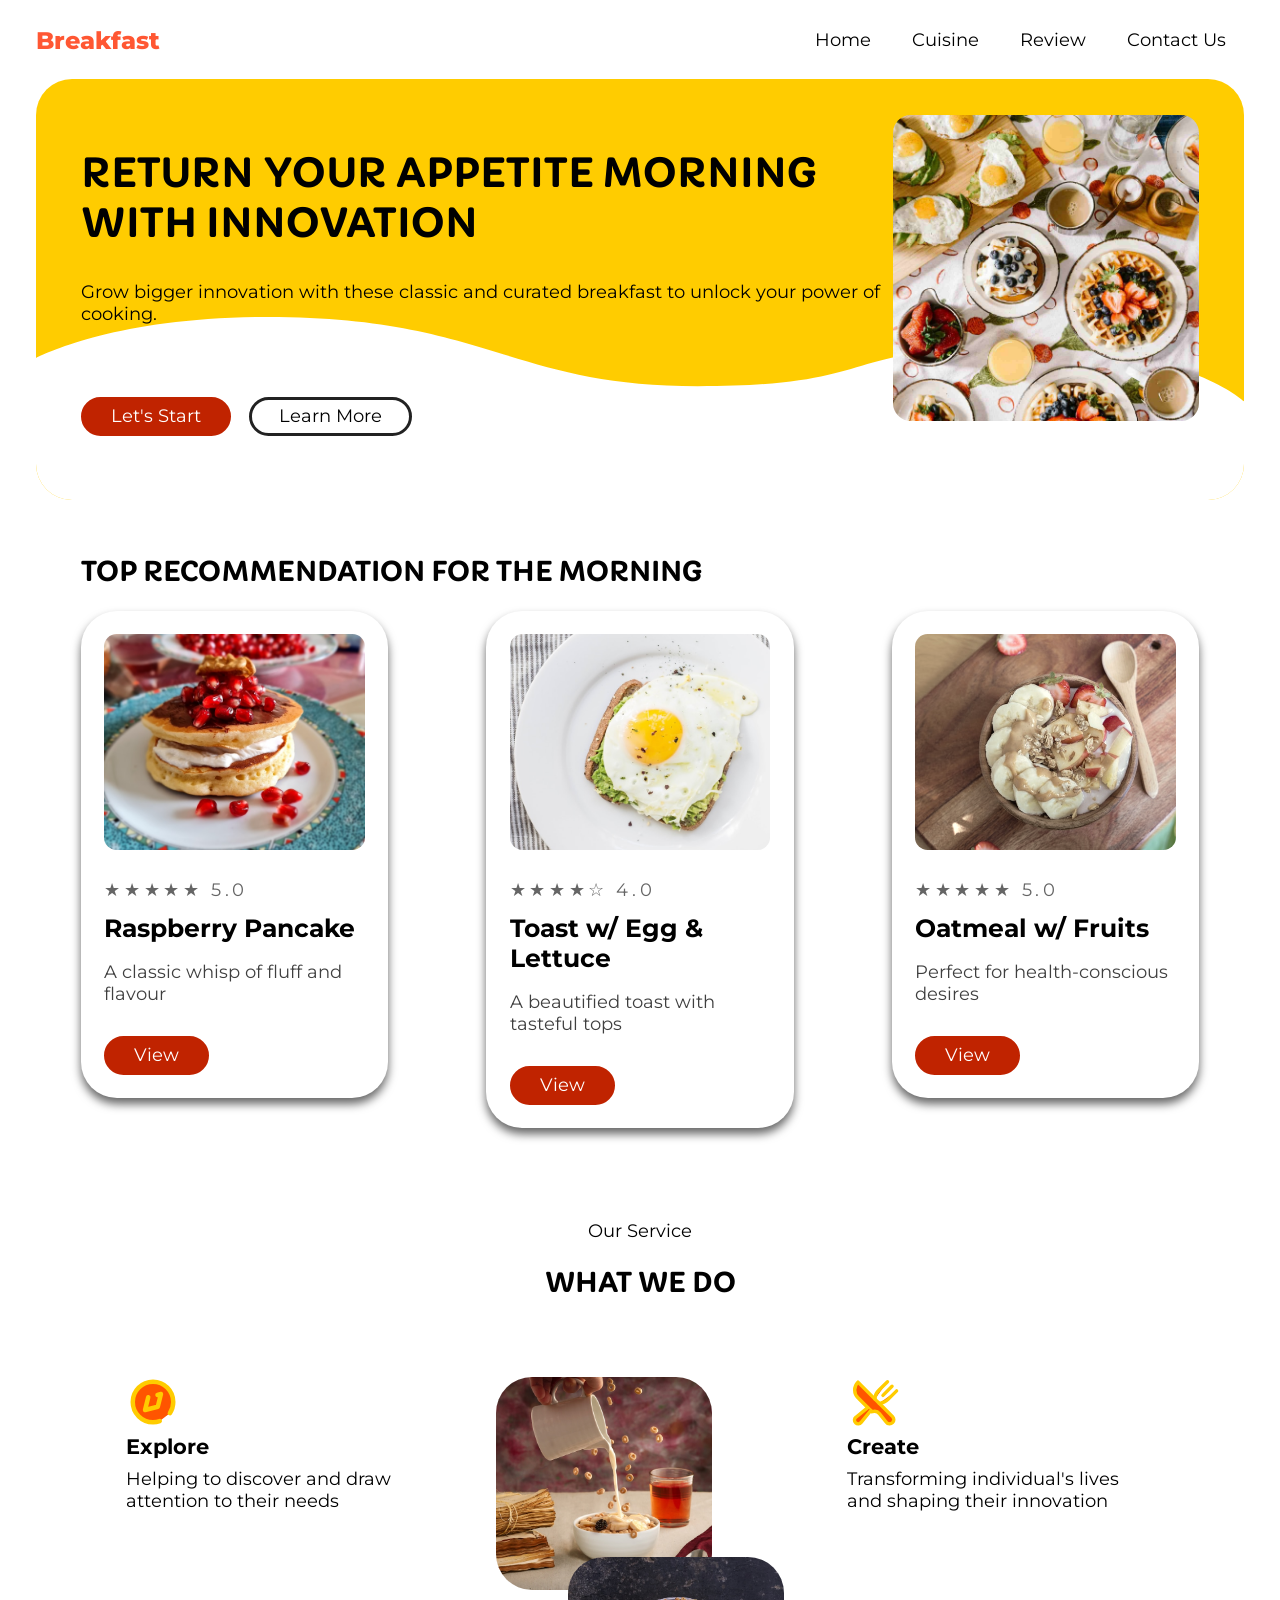
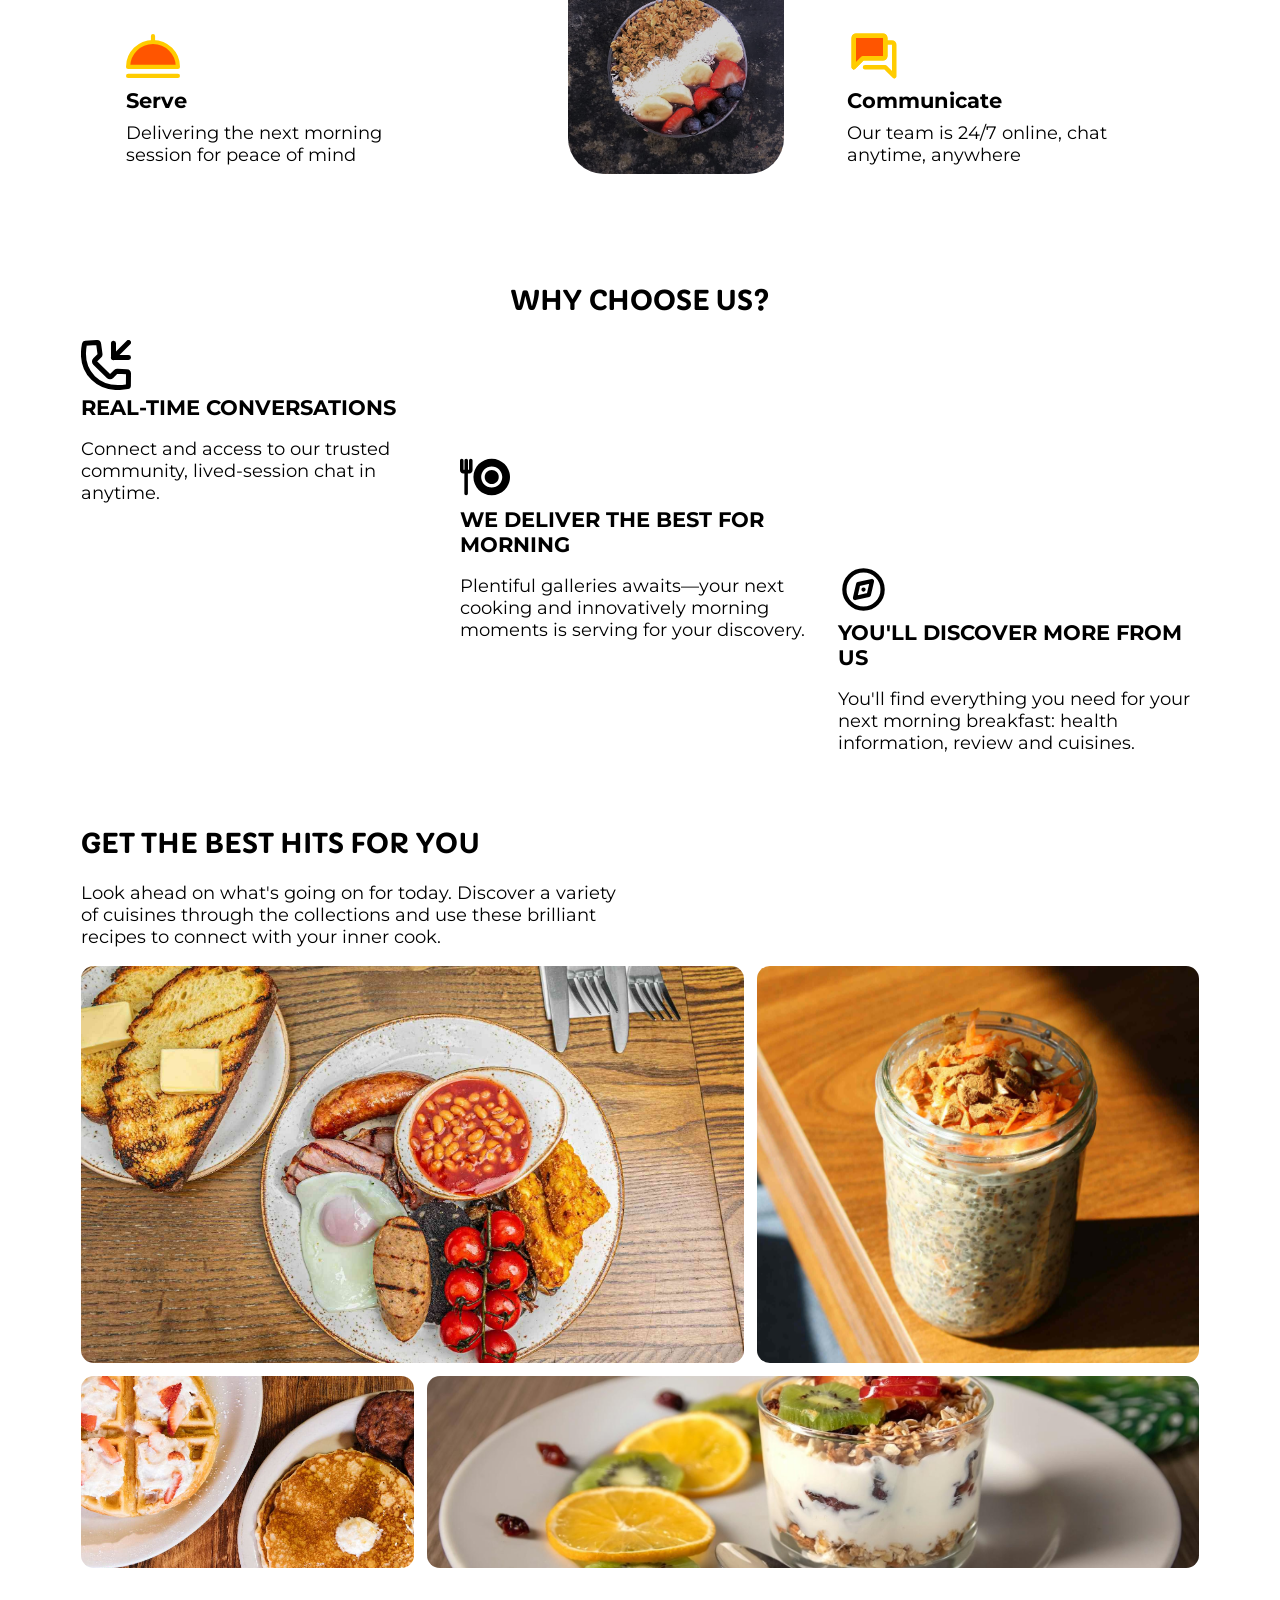
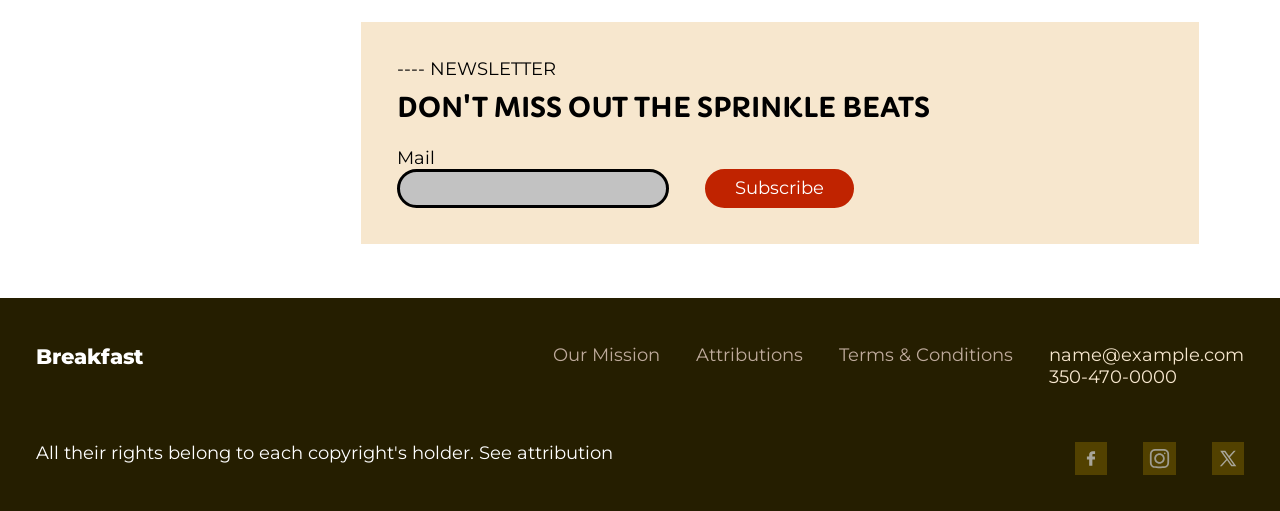
<file: index.html>
<!DOCTYPE html>
<html lang="en">

<head>
    <meta charset="UTF-8">
    <meta name="viewport" content="width=device-width, initial-scale=1.0">
    <title>Home | Breakfast Website</title>
    <link rel="stylesheet" href="style.css">
</head>

<body>
    <!-- company title and nav capsulated inside the <header> -->
    <header>
        <h1>Breakfast</h1> <!-- clickable title content back into home page -->
        <!-- navigational link at the middle of the <header> via *flex* styling -->
        <button type="button" id="open-hamburger-menu">
            <svg fill="#000000" viewBox="0 0 24 24" xmlns="http://www.w3.org/2000/svg">
                <g id="SVGRepo_bgCarrier" stroke-width="0"></g>
                <g id="SVGRepo_tracerCarrier" stroke-linecap="round" stroke-linejoin="round"></g>
                <g id="SVGRepo_iconCarrier">
                    <path d="M2,4A1,1,0,0,1,3,3H21a1,1,0,0,1,0,2H3A1,1,0,0,1,2,4Zm1,9H21a1,1,0,0,0,0-2H3a1,1,0,0,0,0,2Zm0,8H21a1,1,0,0,0,0-2H3a1,1,0,0,0,0,2Z"></path>
                </g>
            </svg>
        </button>
        <nav class="navigational-links">
            <ul>
                <li><a id="home" class="nav-link" href="index.html">Home</a></li>
                <li><a id="home" class="nav-link" href="cuisine.html">Cuisine</a></li>
                <li><a id="home" class="nav-link" href="review.html">Review</a></li>
                <li><a id="home" class="nav-link" href="contact.html">Contact Us</a></li>
            </ul>
        </nav>
        <button type="button" id="close-btn">CLOSE MENU</button>
    </header>
    <!-- main section -->
    <main>
        <section class="on-high-division hero-segment flex" id="hero">
            <!-- text description: heading, paragraph, kicker, call-to-action buttons -->
            <div class="hero-child context">
                <div class="text-information">
                    <!-- <span class="kicker">1</span> -->
                    <h2>RETURN YOUR APPETITE MORNING WITH INNOVATION</h2>
                    <p>Grow bigger innovation with these classic and curated breakfast to unlock your power of cooking.
                    </p>
                </div>
                <div class="call-to-action-btn">
                    <button type="button" class="emphasis-btn">Let's Start</button>
                    <button type="button" class="outline-btn">Learn More</button>
                </div>

            </div>

            <!-- hero image -->
            <div class="hero-child image-illustration">
                <img src="./image/top-segment/rachel-park at home-page.jpg" alt="" class="fixed-asp">
            </div>

            <!-- special design: absolute positioning -->
            <svg id="surge-curve-layer-1" data-name="Layer 1" xmlns="http://www.w3.org/2000/svg" viewBox="0 0 595.28 92.07">
                <path class="cls-1"
                    d="M0,92.07h595.28v-49.94s-27.6-27.66-110.34-27.66c-92.12,0-66.19,19.52-158.76,19.52S222.88,0,114.65,0C36.84,0,0,20.7,0,20.7v71.36Z" />
            </svg>
        </section>

        <!-- Top Breakfast Favourites -->
        <section class="top-food-segment">
            <h2>TOP RECOMMENDATION FOR THE MORNING</h2>

            <div class="top-food-categories grid">
                <!-- [ FOOD CARD ] -->
                <div class="food-card" id="e-30489">
                    <!-- Row 1: Food Image -->
                    <img src="./image/top-food-suggestion/defne-kucukmustafa-7P7jEzRmJIU-unsplash.jpg" alt="Raspberry Pancake" class="fixed-asp">

                    <!-- Row 2: Health or User Rating -->
                    <span class="list-rating">★★★★★ 5.0</span>

                    <!-- Row 3: Title & Text Description -->
                    <div class="food-text-description">
                        <h3>Raspberry Pancake</h3>
                        <p>A classic whisp of fluff and flavour</p>
                    </div>

                    <!-- Row 4: Try-It-Out Button -->
                    <button type="button" class="emphasis-btn">View</button>
                </div>
                <!-- [ FOOD CARD 2] -->
                <div class="food-card" id="e-64308">
                    <!-- Row 1: Food Image -->
                    <img src="./image/top-food-suggestion/alison-marras-4zm5e0ZgYjE-unsplash.jpg" alt="A toast with egg and lettuce" class="fixed-asp">

                    <!-- Row 2: Health or User Rating -->
                    <span class="list-rating">★★★★☆ 4.0</span>

                    <!-- Row 3: Title & Text Description -->
                    <div class="food-text-description">
                        <h3>Toast w/ Egg & Lettuce</h3>
                        <p>A beautified toast with tasteful tops</p>
                    </div>

                    <!-- Row 4: Try-It-Out Button -->
                    <button type="button" class="emphasis-btn">View</button>
                </div>
                <!-- [ FOOD CARD 3] -->
                <div class="food-card" id="e-10031">
                    <!-- Row 1: Food Image -->
                    <img src="./image/top-food-suggestion/sunny-nguyen-CZ_4zPis9Jo-unsplash.jpg" alt="An oatmeal with fruits on a wooden surface"
                        class="fixed-asp empty-img">

                    <!-- Row 2: Health or User Rating -->
                    <span class="list-rating">★★★★★ 5.0</span>

                    <!-- Row 3: Title & Text Description -->
                    <div class="food-text-description">
                        <h3>Oatmeal w/ Fruits</h3>
                        <p>Perfect for health-conscious desires</p>
                    </div>

                    <!-- Row 4: Try-It-Out Button -->
                    <button type="button" class="emphasis-btn">View</button>
                </div>
            </div>

        </section>

        <section id="services">
            <!-- Segment 1: Text Title -->
            <div class="text-title centre">
                <span>Our Service</span>
                <h2>WHAT WE DO</h2>
            </div>
            <!-- Segment 2: Service Display -->
            <div class="work-aesthetic">
                <!-- Cell 1: 2 Images In Square-Sized Dimension -->
                <div class="two-images grid" id="image-service">
                    <!-- Some aesthetics here -->
                    <img src="./image/our-service/ric-matkowski--Q_JTfjL1Ts-unsplash.jpg"
                        alt="A robus breakfast meal prepared on the table with the handheld cup pouring milk"
                        class="image-1 fixed-asp">
                    <img src="./image/our-service/mitch-fox-5pk7ZB1xyjU-unsplash.jpg" alt="A bowl of oatmeal with grains and fruits on a stone surface" class="image-2 fixed-asp">
                </div>

                <!-- Cell 2: 2 Services -->
                <div class="job-phrase" id="j-1">
                    <!-- COMPASS: https://www.svgrepo.com/svg/505643/explore -->
                    <svg viewBox="0 0 24 24" fill="none" xmlns="http://www.w3.org/2000/svg">
                        <g id="SVGRepo_bgCarrier" stroke-width="0"></g>
                        <g id="SVGRepo_tracerCarrier" stroke-linecap="round" stroke-linejoin="round"></g>
                        <g id="SVGRepo_iconCarrier">
                            <path d="M9.87869 9.87869L8.46448 15.5355L14.1213 14.1213L15.5355 8.46448L14 8.84836M19.5 16.9767C20.4478 15.5512 21 13.8401 21 12C21 7.02944 16.9706 3 12 3C7.02944 3 3 7.02944 3 12C3 16.9706 7.02944 21 12 21C13.0519 21 14.0617 20.8195 15 20.4879" stroke-width="2" stroke-linecap="round" stroke-linejoin="round"></path>
                        </g>
                    </svg>

                    <h3>Explore</h3>
                    <p>Helping to discover and draw attention to their needs</p>
                </div>
                <div class="job-phrase" id="j-2">
                    <!-- SERVING: modified, see https://www.svgrepo.com/svg/428098/food -->
                    <svg viewBox="0 -4.83 52 52" xmlns="http://www.w3.org/2000/svg">
                        <g id="SVGRepo_bgCarrier" stroke-width="0"></g>
                        <g id="SVGRepo_tracerCarrier" stroke-linecap="round" stroke-linejoin="round"></g>
                        <g id="SVGRepo_iconCarrier">
                            <g id="Group_49" data-name="Group 49" transform="translate(-788.946 -1785.428)">
                                <path id="Path_131" data-name="Path 131" d="M814.946,1793.095a24,24,0,0,0-24,24h48A24,24,0,0,0,814.946,1793.095Z" stroke-linecap="round" stroke-linejoin="round" stroke-width="4"></path>
                                <line id="Line_51" data-name="Line 51" x2="48" transform="translate(790.946 1825.761)" stroke-linecap="round" stroke-linejoin="round" stroke-width="4"></line>
                                <line id="Line_52" data-name="Line 52" y2="5.667" transform="translate(814.946 1787.428)" stroke-linecap="round" stroke-linejoin="round" stroke-width="4"></line>
                            </g> 
                        </g>
                    </svg>
                    <h3>Serve</h3>
                    <p>Delivering the next morning session for peace of mind</p>
                </div>

                <!-- Cell 3: Another 2 Services -->
                <div class="job-phrase" id="j-3">
                    <!-- KNIFE AND FORK: modified, see https://www.svgrepo.com/svg/383688/food-dinner-lunch-knife-fork -->
                    <svg version="1.1" id="Icons" xmlns="http://www.w3.org/2000/svg" xmlns:xlink="http://www.w3.org/1999/xlink" viewBox="0 0 32 32" xml:space="preserve">
                        <g id="SVGRepo_bgCarrier" stroke-width="0"></g>
                        <g id="SVGRepo_tracerCarrier" stroke-linecap="round" stroke-linejoin="round"></g>
                        <g id="SVGRepo_iconCarrier">
                            <path class="st0" d="M6.5,13.5c-2.6-2.6-2.6-6.7,0-9.3l11.1,11.1l3.7,3.7l5.7,5.7c1,1,1,2.5,0,3.5l0,0c-1,1-2.8,1-3.7-0.2l-4.1-5.1 c-1-1.3-2.8-1.7-4.4-1.1l0,0L6.5,13.5z"></path>
                            <line class="st0" x1="21.3" y1="12.1" x2="26.7" y2="6.7"></line>
                            <path class="st0" d="M19.1,16.8c0.4-0.1,0.7-0.1,1.1-0.2c1.3-0.1,2.8-0.8,4.3-2.3l4.9-4.9"></path>
                            <path class="st0" d="M12.3,19.3L5.3,25c-1.1,0.8-1.2,2.4-0.2,3.3c1,1,2.5,0.8,3.3-0.2l5.7-7.1"></path>
                            <path class="st0" d="M24,4L19,8.9c-1.5,1.5-2.3,3-2.3,4.3c0,0.4-0.1,0.7-0.2,1.1"></path> 
                        </g>
                    </svg>
                    <h3>Create</h3>
                    <p>Transforming individual's lives and shaping their innovation</p>
                </div>
                <div class="job-phrase" id="j-4">
                    <!-- CONVERSATION: modified, see https://www.svgrepo.com/svg/468366/conversation-alt -->
                    <svg viewBox="0 0 24 24" id="conversation-alt" data-name="Flat Line" xmlns="http://www.w3.org/2000/svg" class="icon flat-line">
                        <g id="SVGRepo_bgCarrier" stroke-width="0"></g>
                        <g id="SVGRepo_tracerCarrier" stroke-linecap="round" stroke-linejoin="round"></g>
                        <g id="SVGRepo_iconCarrier">
                            <path id="secondary" d="M17,4v8a1,1,0,0,1-1,1H7L3,17V4A1,1,0,0,1,4,3H16A1,1,0,0,1,17,4Z"></path>
                            <path id="primary" d="M8,17h9l4,4V7a1,1,0,0,0-1-1H17" fill="none"></path>
                            <path id="primary-2" data-name="primary" d="M17,4v8a1,1,0,0,1-1,1H7L3,17V4A1,1,0,0,1,4,3H16A1,1,0,0,1,17,4Z"></path>
                        </g>
                    </svg>
                    <h3>Communicate</h3>
                    <p>Our team is 24/7 online, chat anytime, anywhere</p>
                </div>
            </div>
        </section>

        <section id="the-benefits">
            <div class="text-title centre">
                <h2>WHY CHOOSE US?</h2>
            </div>

            <!-- [CATEGORY OF BENEFIT LISTS] ~ maximum of 3 lists only -->
            <ul class="benefit-lists flex">
                <!-- List 1: Benefits For ... -->
                <li id="b01">
                    <img src="./icons/communication.svg" alt="1" class="svg">
                    <h3>REAL-TIME CONVERSATIONS</h3>
                    <p>Connect and access to our trusted community, lived-session chat in anytime.</p>
                </li>
                <!-- List 2: Benefits For ... -->
                <li id="b01">
                    <img src="./icons/serve.svg" alt="1" class="svg">
                    <h3>WE DELIVER THE BEST FOR MORNING</h3>
                    <p>Plentiful galleries awaits—your next cooking and innovatively morning moments is serving for your discovery.</p>
                </li>
                <!-- List 3: Benefits For ... -->
                <li id="b01">
                    <img src="./icons/compass.svg" alt="1" class="svg">
                    <h3>YOU'LL DISCOVER MORE FROM US</h3>
                    <p>You'll find everything you need for your next morning breakfast: health information, review and cuisines.</p>
                </li>
            </ul>

        </section>

        <section id="innovation-experience">
            <h2>GET THE BEST HITS FOR YOU</h2>
            <p>Look ahead on what's going on for today. Discover a variety of cuisines through the collections and use
                these brilliant recipes to connect with your inner cook.</p>

            <div class="the-boards grid">
                <img src="./image/cuisines/nima-naseri-eZcZzn7eNBg-unsplash.jpg" alt="A cuisine of Full English Breakfast on a wooden surface" class="img-1 fixed-asp">
                <img src="./image/cuisines/pexels-jeswin-7474617.jpg" alt="A cuisine of American Classic Breakfast" class="img-2 fixed-asp">
                <img src="./image/cuisines/jessica-arias-jQqdHj6oT6k-unsplash.jpg" alt="The Overnight Oats: a jar with oat for breakfast" class="img-3 fixed-asp"> <!-- Overnight Oats -->
                <img src="./image/cuisines/daniel-cabriles-Xboa6hvS_5Q-unsplash.jpg" alt="A greek yoghurt and decorative fruits on a white plate" class="img-4 fixed-asp"> <!-- Greek Yoghurt -->
            </div>

        </section>

        <section class="bottom-layer" id="newsletter-signup">
            <div class="primary-container">
                <!-- Section 1: Text Title -->
                <div class="text-title">
                    <span>---- NEWSLETTER</span>
                    <h2>DON'T MISS OUT THE SPRINKLE BEATS</h2>
                </div>
                <!-- Section 2: Newsletter Fill Up Form Email -->
                <form class="flex">
                    <section class="form-block">
                        <label for="mail">Mail</label>
                        <input type="email" name="mail" id="mail" required>
                    </section>
                    <button type="submit" class="emphasis-btn">Subscribe</button>
                </form>
            </div>

        </section>

    </main>
    <!-- footer -->
    <footer>
        <section class="footer-top flex">
            <!-- Section 1: Company Title -->
            <h3>Breakfast</h3>
            <!-- Section 2: Footer Links -->
            <ul class="footer-links">
                <li id="our-mission"><a>Our Mission</a></li>
                <li id="attribution"><a>Attributions</a></li>
                <li id="terms-and-conditions"><a>Terms & Conditions</a></li>
                <li id="contact">
                    <p>name@example.com</p>
                    <p>350-470-0000</p>
                </li>
            </ul>
        </section>
        <section class="footer-bottom flex">
            <!-- Section 1: Copyright Info -->
            <p>All their rights belong to each copyright's holder. See attribution</p>
            <!-- Section 2: Social Media Icon -->
            <ul class="social-media-link">
                <li id="facebook"><a href="https://www.facebook.com" target="_blank"><img
                            src="./icons/facebook-svgrepo-com.svg" alt="A 'Facebook' icon" class="svg"></a></li>
                <li id="instagram"><a href="https://www.instagram.com" target="_blank"><img
                            src="./icons/instagram-svgrepo-com.svg" alt="An 'Instagram' icon" class="svg"></a></li>
                <li id="x"><a href="https://x.com" target="_blank"><img src="./icons/icons8-x.svg"
                            alt="A refined icon of 'Twitter', resembling an 'x'" class="svg"></a></li>
            </ul>
        </section>
    </footer>

    <script src="script.js"></script>
</body>

</html>
</file>
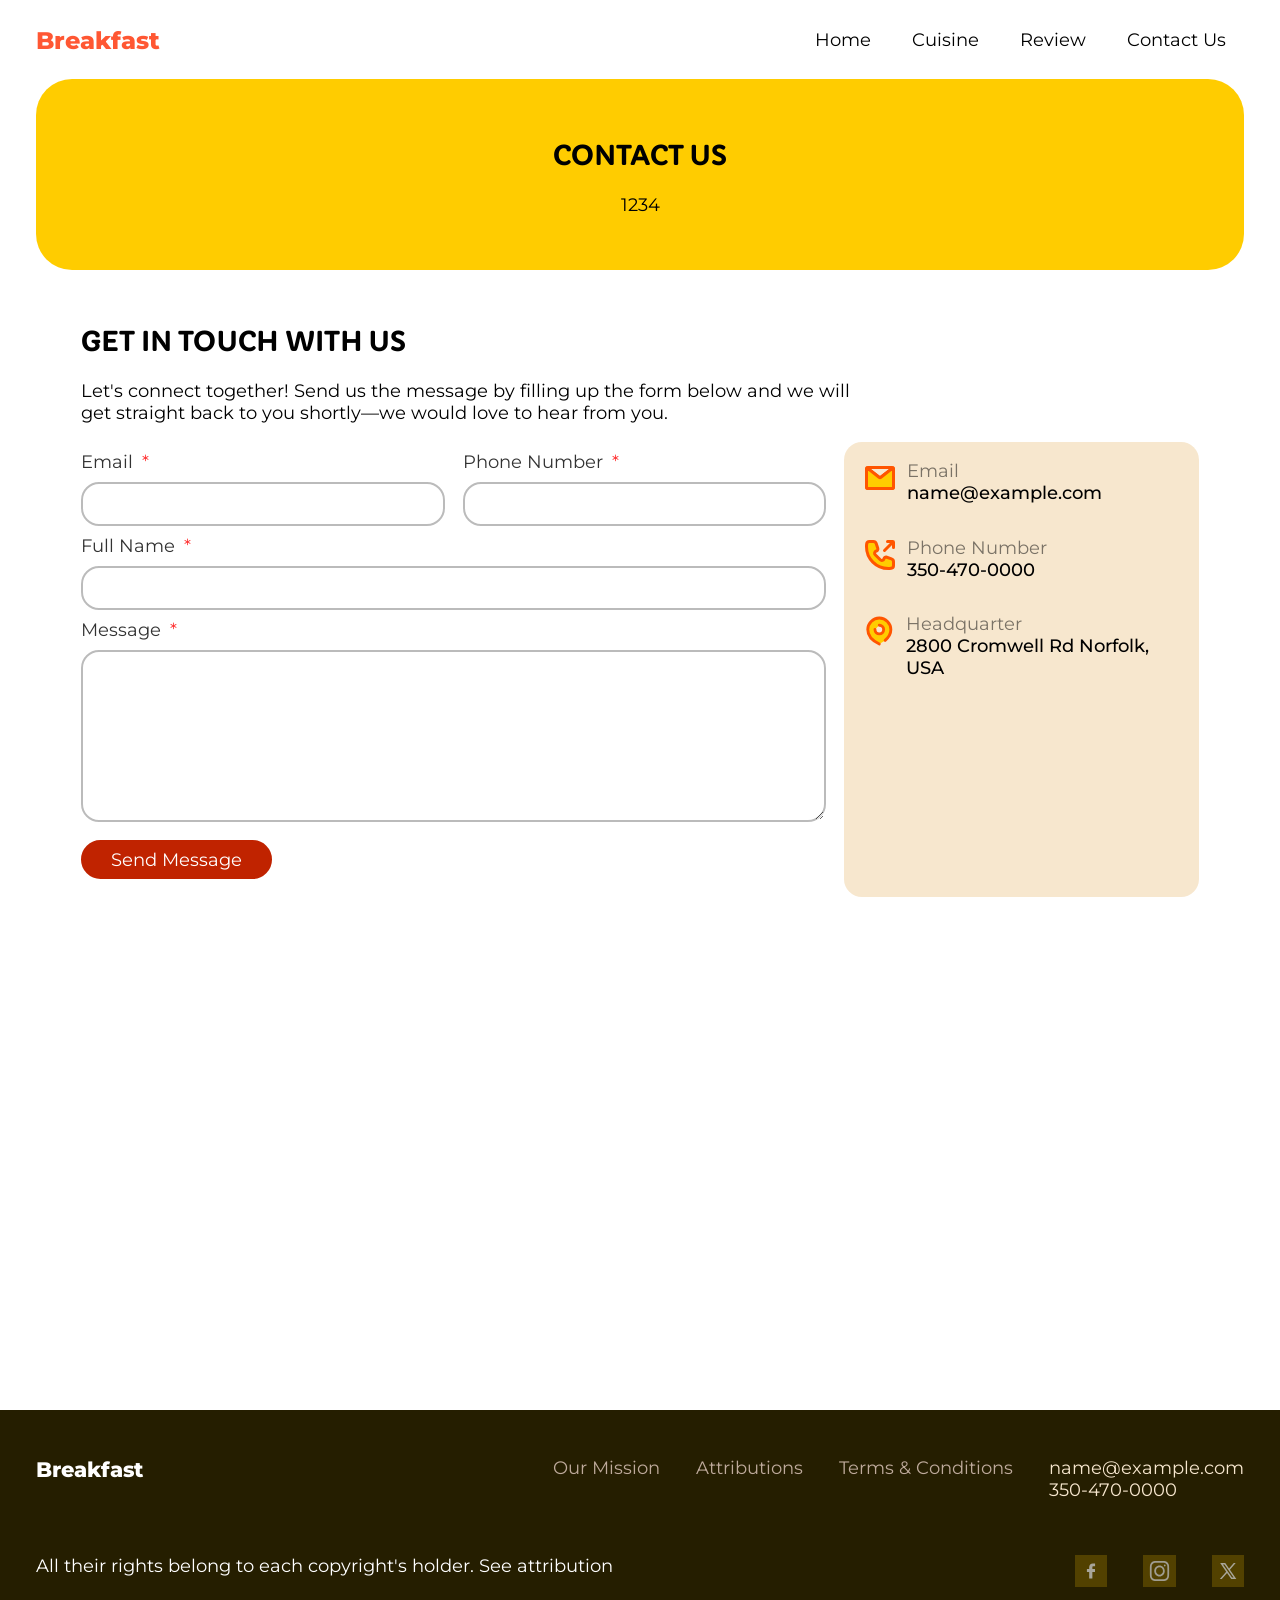
<file: contact.html>
<!DOCTYPE html>
<html lang="en">
<head>
    <meta charset="UTF-8">
    <meta name="viewport" content="width=device-width, initial-scale=1.0">
    <title>Contact Us | Breakfast Website</title>
    <link rel="stylesheet" href="style.css">
</head>
<body>
    <!-- company title and nav capsulated inside the <header> -->
    <header>
        <h1>Breakfast</h1> <!-- clickable title content back into home page -->
        <!-- navigational link at the middle of the <header> via *flex* styling -->
        <button type="button" id="open-hamburger-menu">
            <svg fill="#000000" viewBox="0 0 24 24" xmlns="http://www.w3.org/2000/svg">
                <g id="SVGRepo_bgCarrier" stroke-width="0"></g>
                <g id="SVGRepo_tracerCarrier" stroke-linecap="round" stroke-linejoin="round"></g>
                <g id="SVGRepo_iconCarrier">
                    <path d="M2,4A1,1,0,0,1,3,3H21a1,1,0,0,1,0,2H3A1,1,0,0,1,2,4Zm1,9H21a1,1,0,0,0,0-2H3a1,1,0,0,0,0,2Zm0,8H21a1,1,0,0,0,0-2H3a1,1,0,0,0,0,2Z"></path>
                </g>
            </svg>
        </button>
        <nav class="navigational-links">
            <ul>
                <li><a id="home" class="nav-link" href="index.html">Home</a></li>
                <li><a id="home" class="nav-link" href="cuisine.html">Cuisine</a></li>
                <li><a id="home" class="nav-link" href="review.html">Review</a></li>
                <li><a id="home" class="nav-link" href="contact.html">Contact Us</a></li>
            </ul>
        </nav>
        <button type="button" id="close-btn">CLOSE MENU</button>
    </header>
    <!-- main section -->
    <main>
        <section class="on-high-division page-overview" id="contact-intro">
            <h1>CONTACT US</h1>
            <p>1234</p>
        </section>
        <!-- Form Section -->
        <section id="form">
            <h2>GET IN TOUCH WITH US</h2>
            <p class="seventh-sized">Let's connect together! Send us the message by filling up the form below and we will get straight back to you shortly—we would love to hear from you.</p>

            <div class="contact-container">
                <!-- Form Container -->
                <form>
                    <section class="form-block ftg-1">
                        <label for="email">Email</label>
                        <input type="email" name="email" id="email" aria-required="true" required>
                    </section>
                    <section class="form-block ftg-2">
                        <label for="phone-number">Phone Number</label>
                        <input type="tel" name="phone-number" id="phone-number" aria-required="true" required>
                    </section>
                    <section class="form-block ftg-3">
                        <label for="full-name">Full Name</label>
                        <input type="text" name="full-name" id="full-name" aria-required="true" required>
                    </section>
                    <section class="form-block ftg-4">
                        <label for="message">Message</label>
                        <!-- <input type="g" name="message" id="message" required> -->
                        <textarea name="message" id="message" aria-required="true" required></textarea>
                    </section>
                    <button type="submit" class="emphasis-btn">Send Message</button>
                </form>
                <!-- Contact Info Sided -->
                <div class="contact-info-side">
                    <!-- Contact Block -->
                    <div class="contact-block" id="email-profile">
                        <!-- https://www.svgrepo.com/svg/468758/email?edit=true -->
                        <svg viewBox="0 0 24 24" data-name="Flat Line" xmlns="http://www.w3.org/2000/svg" class="icon flat-line">
                            <g id="SVGRepo_bgCarrier" stroke-width="0"></g>
                            <g id="SVGRepo_tracerCarrier" stroke-linecap="round" stroke-linejoin="round"></g>
                            <g id="SVGRepo_iconCarrier">
                                <path id="secondary" d="M20.61,5.23l-8,6.28a1,1,0,0,1-1.24,0l-8-6.28A1,1,0,0,0,3,6V18a1,1,0,0,0,1,1H20a1,1,0,0,0,1-1V6A1,1,0,0,0,20.61,5.23Z"></path>
                                <path id="primary" d="M20,19H4a1,1,0,0,1-1-1V6A1,1,0,0,1,4,5H20a1,1,0,0,1,1,1V18A1,1,0,0,1,20,19ZM20,5H4a1,1,0,0,0-.62.22l8,6.29a1,1,0,0,0,1.24,0l8-6.29A1,1,0,0,0,20,5Z"></path>
                            </g>
                        </svg>
                        <div class="contact-context">
                            <h3>Email</h3>
                            <p>name@example.com</p>
                        </div>
                    </div>
                    <div class="contact-block" id="phone-number-list">
                        <!-- https://www.svgrepo.com/svg/508149/phone-outgoing?edit=true -->
                        <svg viewBox="0 0 24 24" xmlns="http://www.w3.org/2000/svg">
                            <g id="SVGRepo_bgCarrier" stroke-width="0"></g>
                            <g id="SVGRepo_tracerCarrier" stroke-linecap="round" stroke-linejoin="round"></g>
                            <g id="SVGRepo_iconCarrier">
                                <path opacity="0.1" d="M3 6.5C3 14.5081 9.49187 21 17.5 21C18.166 21 18.8216 20.9551 19.4637 20.8682C20.3747 20.7448 21 19.9292 21 19.01V16.4415C21 15.5807 20.4491 14.8164 19.6325 14.5442L16.4841 13.4947C15.6836 13.2279 14.8252 13.699 14.6206 14.5177C14.3475 15.6102 12.987 15.987 12.1907 15.1907L8.80926 11.8093C8.01301 11.013 8.38984 9.65254 9.48229 9.37943C10.301 9.17476 10.7721 8.31644 10.5053 7.51586L9.45585 4.36754C9.18362 3.55086 8.41934 3 7.55848 3H4.99004C4.0708 3 3.25518 3.62533 3.13185 4.53627C3.0449 5.17845 3 5.83398 3 6.5Z"></path>
                                <path d="M3 6.5C3 14.5081 9.49187 21 17.5 21C18.166 21 18.8216 20.9551 19.4637 20.8682C20.3747 20.7448 21 19.9292 21 19.01V16.4415C21 15.5807 20.4491 14.8164 19.6325 14.5442L16.4841 13.4947C15.6836 13.2279 14.8252 13.699 14.6206 14.5177C14.3475 15.6102 12.987 15.987 12.1907 15.1907L8.80926 11.8093C8.01301 11.013 8.38984 9.65254 9.48229 9.37943C10.301 9.17476 10.7721 8.31644 10.5053 7.51586L9.45585 4.36754C9.18362 3.55086 8.41934 3 7.55848 3H4.99004C4.0708 3 3.25518 3.62533 3.13185 4.53627C3.0449 5.17845 3 5.83398 3 6.5Z" stroke-linejoin="round"></path>
                                <path d="M15 9L20.5 3.5" stroke-linecap="round" stroke-linejoin="round"></path>
                                <path d="M21 7L21 3.5V3.5C21 3.22386 20.7761 3 20.5 3V3L17 3" fill="none" stroke-linecap="round" stroke-linejoin="round"></path>
                            </g>
                        </svg>
                        <div class="contact-context">
                            <h3>Phone Number</h3>
                            <p>350-470-0000</p>
                        </div>
                    </div>
                    <div class="contact-block" id="headquarter">
                        <!-- https://www.svgrepo.com/svg/505682/location-1 -->
                        <svg viewBox="0 0 24 24" fill="none" xmlns="http://www.w3.org/2000/svg">
                            <g id="SVGRepo_bgCarrier" stroke-width="0"></g>
                            <g id="SVGRepo_tracerCarrier" stroke-linecap="round" stroke-linejoin="round"></g>
                            <g id="SVGRepo_iconCarrier">
                                <path d="M9 11C9 12.6569 10.3431 14 12 14C13.6569 14 15 12.6569 15 11C15 9.34315 13.6569 8 12 8M12 21C7.58172 19 4 15.4183 4 11C4 6.58172 7.58172 3 12 3C16.4183 3 20 6.58172 20 11C20 13.9453 18.4083 16.5189 16.0382 18.5" stroke-linecap="round" stroke-linejoin="round"></path>
                            </g>
                        </svg>
                        <div class="contact-context">
                            <h3>Headquarter</h3>
                            <p>2800 Cromwell Rd Norfolk, USA</p>
                        </div>
                    </div>
                </div>
            </div>
        </section>

        <section id="maps">
            <!-- embedded Google Maps -->
            <iframe src="https://www.google.com/maps/embed?pb=!1m18!1m12!1m3!1d3191.771554466665!2d-76.2530885891084!3d36.87188657211095!2m3!1f0!2f0!3f0!3m2!1i1024!2i768!4f13.1!3m3!1m2!1s0x89ba9798de6d67b7%3A0x2500db9e8a7b03f!2s2800%20Cromwell%20Rd%2C%20Norfolk%2C%20VA%2023509%2C%20USA!5e0!3m2!1sen!2snz!4v1777367357221!5m2!1sen!2snz" style="border:0;" allowfullscreen="" loading="lazy" referrerpolicy="no-referrer-when-downgrade"></iframe>
        </section>

    </main>
    <!-- footer -->
    <footer>
        <section class="footer-top flex">
            <!-- Section 1: Company Title -->
            <h3>Breakfast</h3>
            <!-- Section 2: Footer Links -->
            <ul class="footer-links">
                <li id="our-mission"><a>Our Mission</a></li>
                <li id="attribution"><a>Attributions</a></li>
                <li id="terms-and-conditions"><a>Terms & Conditions</a></li>
                <li id="contact">
                    <p>name@example.com</p>
                    <p>350-470-0000</p>
                </li>
            </ul>
        </section>
        <section class="footer-bottom flex">
            <!-- Section 1: Copyright Info -->
            <p>All their rights belong to each copyright's holder. See attribution</p>
            <!-- Section 2: Social Media Icon -->
            <ul class="social-media-link">
                <li id="facebook"><a href="https://www.facebook.com" target="_blank"><img
                            src="./icons/facebook-svgrepo-com.svg" alt="A 'Facebook' icon" class="svg"></a></li>
                <li id="instagram"><a href="https://www.instagram.com" target="_blank"><img
                            src="./icons/instagram-svgrepo-com.svg" alt="An 'Instagram' icon" class="svg"></a></li>
                <li id="x"><a href="https://x.com" target="_blank"><img src="./icons/icons8-x.svg"
                            alt="A refined icon of 'Twitter', resembling an 'x'" class="svg"></a></li>
            </ul>
        </section>
    </footer>

    <script src="script.js"></script>
</body>
</html>
</file>
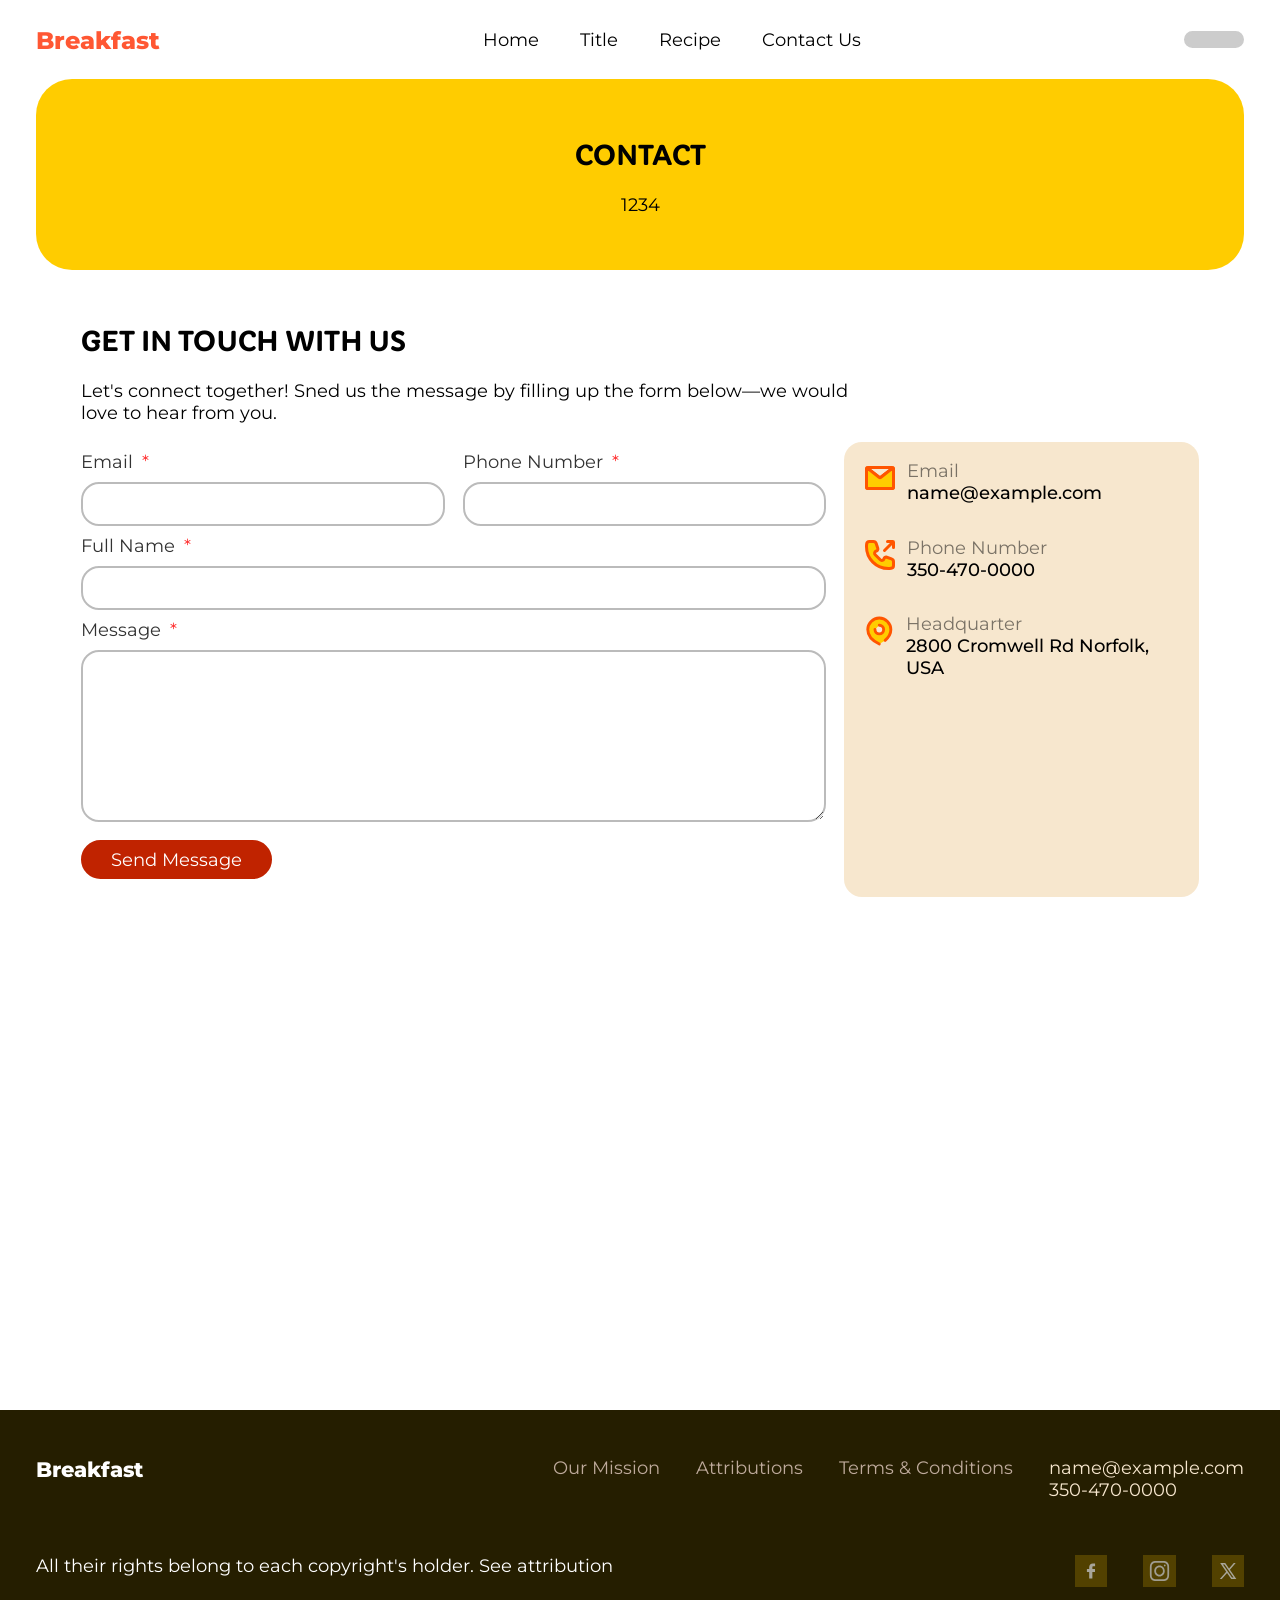
<file: page4.html>
<!DOCTYPE html>
<html lang="en">
<head>
    <meta charset="UTF-8">
    <meta name="viewport" content="width=device-width, initial-scale=1.0">
    <title>Contact Us | Breakfast Website</title>
    <link rel="stylesheet" href="style.css">
</head>
<body>
    <!-- company title and nav capsulated inside the <header> -->
    <header>
        <h1>Breakfast</h1> <!-- clickable title content back into home page -->
        <!-- navigational link at the middle of the <header> via *flex* styling -->
        <nav class="navigational-links">
            <ul>
                <li><a id="home" class="nav-link" href="index.html">Home</a></li>
                <li><a id="home" class="nav-link" href="cuisine.html">Title</a></li>
                <li><a id="home" class="nav-link" href="recipe.html">Recipe</a></li>
                <li><a id="home" class="nav-link" href="page4.html">Contact Us</a></li>
            </ul>
        </nav>
        <button type="button" id="search"></button>
    </header>
    <!-- main section -->
    <main>
        <section class="on-high-division page-overview" id="contact-intro">
            <h1>CONTACT</h1>
            <p>1234</p>
        </section>
        <!-- Form Section -->
        <section id="form">
            <h2>GET IN TOUCH WITH US</h2>
            <p class="seventh-sized">Let's connect together! Sned us the message by filling up the form below—we would love to hear from you.</p>

            <div class="contact-container">
                <!-- Form Container -->
                <form>
                    <section class="form-block ftg-1">
                        <label for="email">Email</label>
                        <input type="email" name="email" id="email" aria-required="true" required>
                    </section>
                    <section class="form-block ftg-2">
                        <label for="phone-number">Phone Number</label>
                        <input type="tel" name="phone-number" id="phone-number" aria-required="true" required>
                    </section>
                    <section class="form-block ftg-3">
                        <label for="full-name">Full Name</label>
                        <input type="text" name="full-name" id="full-name" aria-required="true" required>
                    </section>
                    <section class="form-block ftg-4">
                        <label for="message">Message</label>
                        <!-- <input type="g" name="message" id="message" required> -->
                        <textarea name="message" id="message" aria-required="true" required></textarea>
                    </section>
                    <button type="submit" class="emphasis-btn">Send Message</button>
                </form>
                <!-- Contact Info Sided -->
                <div class="contact-info-side">
                    <!-- Contact Block -->
                    <div class="contact-block" id="email-profile">
                        <!-- https://www.svgrepo.com/svg/468758/email?edit=true -->
                        <svg viewBox="0 0 24 24" data-name="Flat Line" xmlns="http://www.w3.org/2000/svg" class="icon flat-line">
                            <g id="SVGRepo_bgCarrier" stroke-width="0"></g>
                            <g id="SVGRepo_tracerCarrier" stroke-linecap="round" stroke-linejoin="round"></g>
                            <g id="SVGRepo_iconCarrier">
                                <path id="secondary" d="M20.61,5.23l-8,6.28a1,1,0,0,1-1.24,0l-8-6.28A1,1,0,0,0,3,6V18a1,1,0,0,0,1,1H20a1,1,0,0,0,1-1V6A1,1,0,0,0,20.61,5.23Z"></path>
                                <path id="primary" d="M20,19H4a1,1,0,0,1-1-1V6A1,1,0,0,1,4,5H20a1,1,0,0,1,1,1V18A1,1,0,0,1,20,19ZM20,5H4a1,1,0,0,0-.62.22l8,6.29a1,1,0,0,0,1.24,0l8-6.29A1,1,0,0,0,20,5Z"></path>
                            </g>
                        </svg>
                        <div class="contact-context">
                            <h3>Email</h3>
                            <p>name@example.com</p>
                        </div>
                    </div>
                    <div class="contact-block" id="phone-number-list">
                        <!-- https://www.svgrepo.com/svg/508149/phone-outgoing?edit=true -->
                        <svg viewBox="0 0 24 24" xmlns="http://www.w3.org/2000/svg">
                            <g id="SVGRepo_bgCarrier" stroke-width="0"></g>
                            <g id="SVGRepo_tracerCarrier" stroke-linecap="round" stroke-linejoin="round"></g>
                            <g id="SVGRepo_iconCarrier">
                                <path opacity="0.1" d="M3 6.5C3 14.5081 9.49187 21 17.5 21C18.166 21 18.8216 20.9551 19.4637 20.8682C20.3747 20.7448 21 19.9292 21 19.01V16.4415C21 15.5807 20.4491 14.8164 19.6325 14.5442L16.4841 13.4947C15.6836 13.2279 14.8252 13.699 14.6206 14.5177C14.3475 15.6102 12.987 15.987 12.1907 15.1907L8.80926 11.8093C8.01301 11.013 8.38984 9.65254 9.48229 9.37943C10.301 9.17476 10.7721 8.31644 10.5053 7.51586L9.45585 4.36754C9.18362 3.55086 8.41934 3 7.55848 3H4.99004C4.0708 3 3.25518 3.62533 3.13185 4.53627C3.0449 5.17845 3 5.83398 3 6.5Z"></path>
                                <path d="M3 6.5C3 14.5081 9.49187 21 17.5 21C18.166 21 18.8216 20.9551 19.4637 20.8682C20.3747 20.7448 21 19.9292 21 19.01V16.4415C21 15.5807 20.4491 14.8164 19.6325 14.5442L16.4841 13.4947C15.6836 13.2279 14.8252 13.699 14.6206 14.5177C14.3475 15.6102 12.987 15.987 12.1907 15.1907L8.80926 11.8093C8.01301 11.013 8.38984 9.65254 9.48229 9.37943C10.301 9.17476 10.7721 8.31644 10.5053 7.51586L9.45585 4.36754C9.18362 3.55086 8.41934 3 7.55848 3H4.99004C4.0708 3 3.25518 3.62533 3.13185 4.53627C3.0449 5.17845 3 5.83398 3 6.5Z" stroke-linejoin="round"></path>
                                <path d="M15 9L20.5 3.5" stroke-linecap="round" stroke-linejoin="round"></path>
                                <path d="M21 7L21 3.5V3.5C21 3.22386 20.7761 3 20.5 3V3L17 3" fill="none" stroke-linecap="round" stroke-linejoin="round"></path>
                            </g>
                        </svg>
                        <div class="contact-context">
                            <h3>Phone Number</h3>
                            <p>350-470-0000</p>
                        </div>
                    </div>
                    <div class="contact-block" id="headquarter">
                        <!-- https://www.svgrepo.com/svg/505682/location-1 -->
                        <svg viewBox="0 0 24 24" fill="none" xmlns="http://www.w3.org/2000/svg">
                            <g id="SVGRepo_bgCarrier" stroke-width="0"></g>
                            <g id="SVGRepo_tracerCarrier" stroke-linecap="round" stroke-linejoin="round"></g>
                            <g id="SVGRepo_iconCarrier">
                                <path d="M9 11C9 12.6569 10.3431 14 12 14C13.6569 14 15 12.6569 15 11C15 9.34315 13.6569 8 12 8M12 21C7.58172 19 4 15.4183 4 11C4 6.58172 7.58172 3 12 3C16.4183 3 20 6.58172 20 11C20 13.9453 18.4083 16.5189 16.0382 18.5" stroke-linecap="round" stroke-linejoin="round"></path>
                            </g>
                        </svg>
                        <div class="contact-context">
                            <h3>Headquarter</h3>
                            <p>2800 Cromwell Rd Norfolk, USA</p>
                        </div>
                    </div>
                </div>
            </div>
        </section>

        <section id="maps">
            <!-- embedded Google Maps -->
            <iframe src="https://www.google.com/maps/embed?pb=!1m18!1m12!1m3!1d3191.771554466665!2d-76.2530885891084!3d36.87188657211095!2m3!1f0!2f0!3f0!3m2!1i1024!2i768!4f13.1!3m3!1m2!1s0x89ba9798de6d67b7%3A0x2500db9e8a7b03f!2s2800%20Cromwell%20Rd%2C%20Norfolk%2C%20VA%2023509%2C%20USA!5e0!3m2!1sen!2snz!4v1777367357221!5m2!1sen!2snz" style="border:0;" allowfullscreen="" loading="lazy" referrerpolicy="no-referrer-when-downgrade"></iframe>
        </section>

    </main>
    <!-- footer -->
    <footer>
        <section class="footer-top flex">
            <!-- Section 1: Company Title -->
            <h3>Breakfast</h3>
            <!-- Section 2: Footer Links -->
            <ul class="footer-links">
                <li id="our-mission"><a>Our Mission</a></li>
                <li id="attribution"><a>Attributions</a></li>
                <li id="terms-and-conditions"><a>Terms & Conditions</a></li>
                <li id="contact">
                    <p>name@example.com</p>
                    <p>350-470-0000</p>
                </li>
            </ul>
        </section>
        <section class="footer-bottom flex">
            <!-- Section 1: Copyright Info -->
            <p>All their rights belong to each copyright's holder. See attribution</p>
            <!-- Section 2: Social Media Icon -->
            <ul class="social-media-link">
                <li id="facebook"><a href="https://www.facebook.com" target="_blank"><img
                            src="./icons/facebook-svgrepo-com.svg" alt="A 'Facebook' icon" class="svg"></a></li>
                <li id="instagram"><a href="https://www.instagram.com" target="_blank"><img
                            src="./icons/instagram-svgrepo-com.svg" alt="An 'Instagram' icon" class="svg"></a></li>
                <li id="x"><a href="https://x.com" target="_blank"><img src="./icons/icons8-x.svg"
                            alt="A refined icon of 'Twitter', resembling an 'x'" class="svg"></a></li>
            </ul>
        </section>
    </footer>
</body>
</html>
</file>
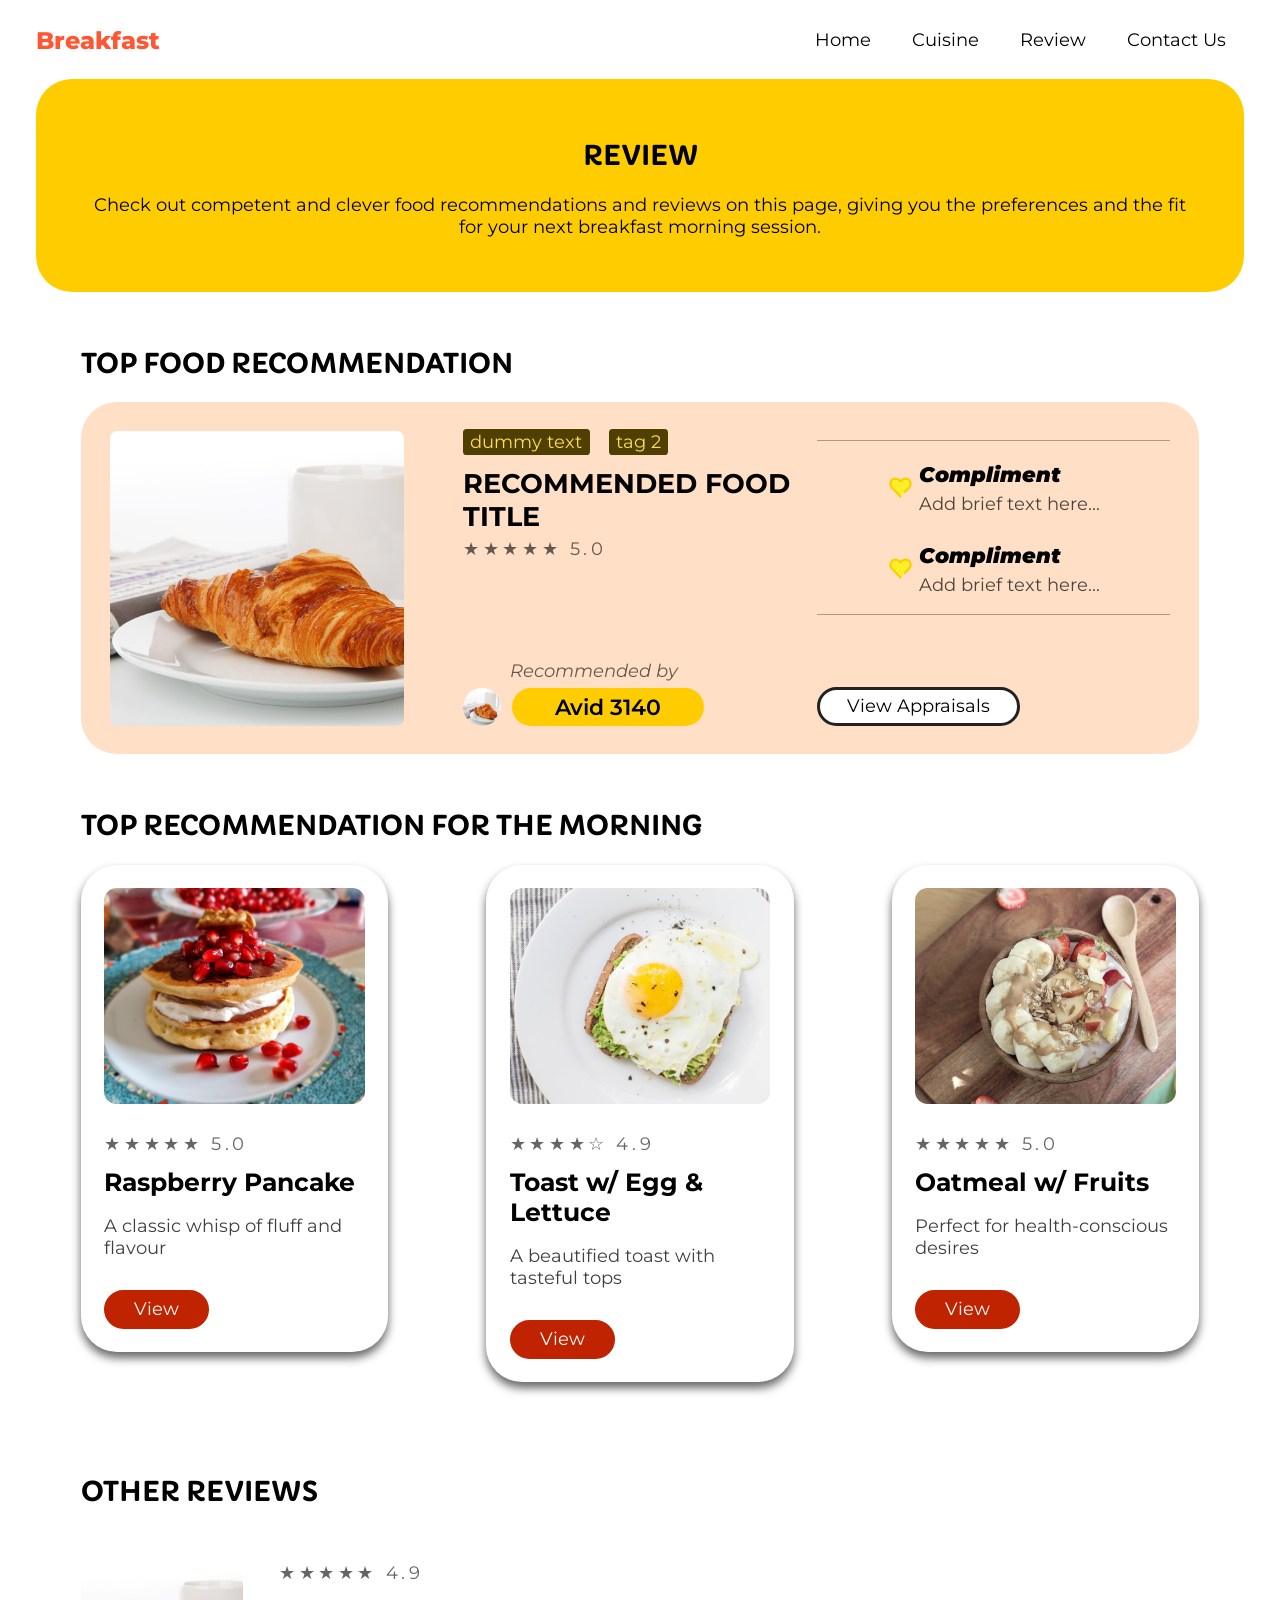
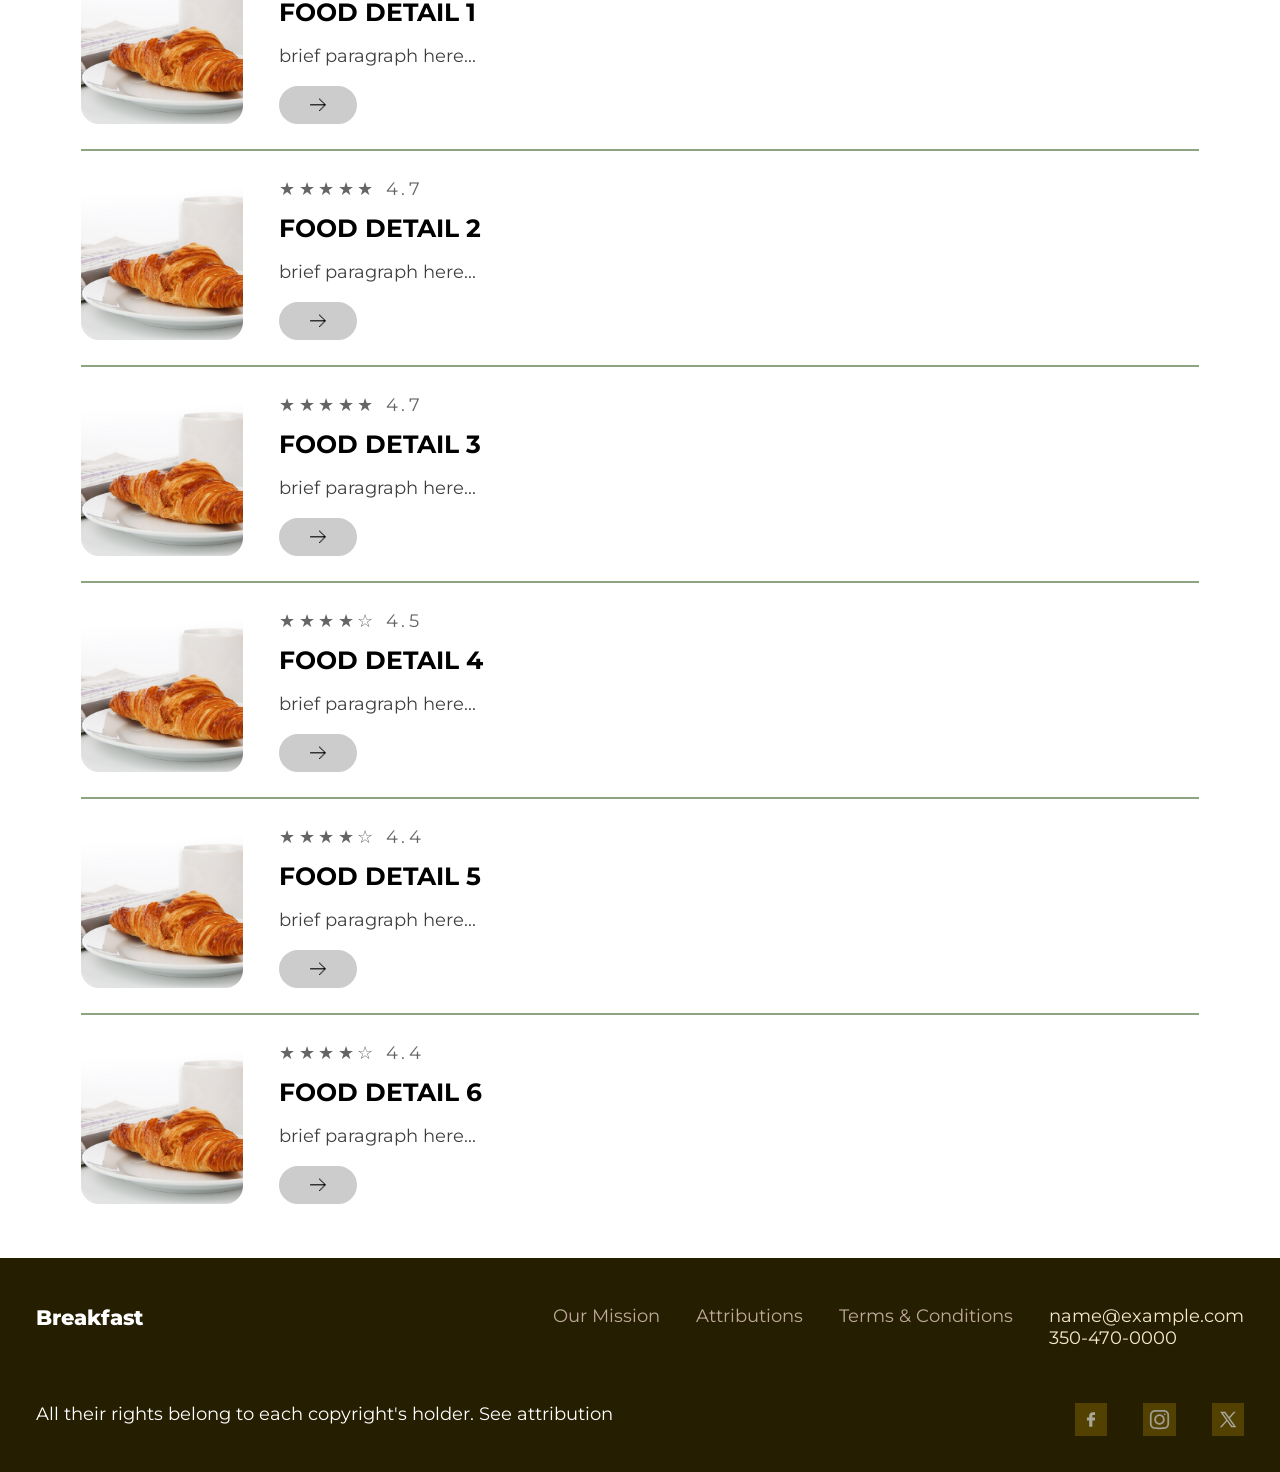
<file: review.html>
<!DOCTYPE html>
<html lang="en">
<head>
    <meta charset="UTF-8">
    <meta name="viewport" content="width=device-width, initial-scale=1.0">
    <title>Review | Breakfast Website</title>
    <link rel="stylesheet" href="style.css">
</head>
<body>
    <!-- company title and nav capsulated inside the <header> -->
    <header>
        <h1>Breakfast</h1> <!-- clickable title content back into home page -->
        <!-- navigational link at the middle of the <header> via *flex* styling -->
        <button type="button" id="open-hamburger-menu">
            <svg fill="#000000" viewBox="0 0 24 24" xmlns="http://www.w3.org/2000/svg">
                <g id="SVGRepo_bgCarrier" stroke-width="0"></g>
                <g id="SVGRepo_tracerCarrier" stroke-linecap="round" stroke-linejoin="round"></g>
                <g id="SVGRepo_iconCarrier">
                    <path d="M2,4A1,1,0,0,1,3,3H21a1,1,0,0,1,0,2H3A1,1,0,0,1,2,4Zm1,9H21a1,1,0,0,0,0-2H3a1,1,0,0,0,0,2Zm0,8H21a1,1,0,0,0,0-2H3a1,1,0,0,0,0,2Z"></path>
                </g>
            </svg>
        </button>
        <nav class="navigational-links">
            <ul>
                <li><a id="home" class="nav-link" href="index.html">Home</a></li>
                <li><a id="home" class="nav-link" href="cuisine.html">Cuisine</a></li>
                <li><a id="home" class="nav-link" href="review.html">Review</a></li>
                <li><a id="home" class="nav-link" href="contact.html">Contact Us</a></li>
            </ul>
        </nav>
        <button type="button" id="close-btn">CLOSE MENU</button>
    </header>
    <!-- main section -->
    <main>
        <section class="on-high-division page-overview" id="review-intro">
            <h1>REVIEW</h1>
            <p>Check out competent and clever food recommendations and reviews on this page, giving you the preferences and the fit for your next breakfast morning session.</p>
        </section>

        <section id="top-food-recommendation">
            <h2>TOP FOOD RECOMMENDATION</h2>

            <!-- TOP RECOMMENDED BOX -->
            <div class="recommended-box grid">
                <!-- Section 1: Image -->
                <img src="./image/empty-container.jpg" alt="Food pack" class="large-img fixed-asp">
                <!-- Section 2: Texts -->
                <div class="text-container">
                    <!-- (I) INFO CONTAINER -->
                    <div class="food-text-description">
                        <div class="food-tags">
                            <span>dummy text</span>
                            <span>tag 2</span>
                        </div>
    
                        <h3>RECOMMENDED FOOD TITLE</h3>
                        <span class="list-rating">★★★★★ 5.0</span>
                    </div>

                    <!-- (II) USER PROFILE -->
                    <div class="user-profile">
                        <!-- Cell 1: Italicised text -->
                        <span class="italicised">Recommended by</span>
                        <!-- Cell 2: Decorative Username -->
                        <div class="bar-username">
                            <img src="./image/empty-container.jpg" alt="Profile Picture" class="profile-picture">
                            <span class="username">Avid 3140</span>
                        </div>
                    </div>
                </div>
                <!-- Section 3: Compliments -->
                <div class="compliments">
                    <!-- Compliment Wrapper -->
                    <ul class="compliment-container">
                        <!-- Compliment 1 -->
                        <li class="card-compliment" id="cpt-1">
                            <!-- icon: https://www.svgrepo.com/svg/505662/heart -->
                            <svg viewBox="0 0 24 24" fill="none" xmlns="http://www.w3.org/2000/svg">
                                <g id="SVGRepo_bgCarrier" stroke-width="2"></g>
                                <g id="SVGRepo_tracerCarrier" stroke-linecap="round" stroke-linejoin="round"></g>
                                <g id="SVGRepo_iconCarrier">
                                    <path d="M12 20L4.3314 12.0474C3.47892 11.1633 3 9.96429 3 8.71405C3 6.11055 5.03517 4 7.54569 4C8.75128 4 9.90749 4.49666 10.76 5.38071L12 6.66667L13.24 5.38071C14.0925 4.49666 15.2487 4 16.4543 4C18.9648 4 21 6.11055 21 8.71405C21 9.96429 20.5211 11.1633 19.6686 12.0474L15.8343 16.0237" stroke-width="2" stroke-linecap="round" stroke-linejoin="round"></path>
                                </g>
                            </svg>
    
                            <div class="compliment-text">
                                <h3>Compliment</h3>
                                <p>Add brief text here...</p>
                            </div>
                        </li>
                        <!-- Compliment 2 -->
                        <li class="card-compliment" id="cpt-2">
                            <svg viewBox="0 0 24 24" fill="none" xmlns="http://www.w3.org/2000/svg">
                                <g id="SVGRepo_bgCarrier" stroke-width="2"></g>
                                <g id="SVGRepo_tracerCarrier" stroke-linecap="round" stroke-linejoin="round"></g>
                                <g id="SVGRepo_iconCarrier">
                                    <path d="M12 20L4.3314 12.0474C3.47892 11.1633 3 9.96429 3 8.71405C3 6.11055 5.03517 4 7.54569 4C8.75128 4 9.90749 4.49666 10.76 5.38071L12 6.66667L13.24 5.38071C14.0925 4.49666 15.2487 4 16.4543 4C18.9648 4 21 6.11055 21 8.71405C21 9.96429 20.5211 11.1633 19.6686 12.0474L15.8343 16.0237" stroke-width="2" stroke-linecap="round" stroke-linejoin="round"></path>
                                </g>
                            </svg>
                            <div class="compliment-text">
                                <h3>Compliment</h3>
                                <p>Add brief text here...</p>
                            </div>
                        </li>
                    </ul>

                    <button type="button" class="outline-btn" id="view-appraisals-btn">View Appraisals</button>
                </div>
            </div>
        </section>

        <!-- Top Breakfast Favourites -->
        <section class="top-food-segment">
            <h2>TOP RECOMMENDATION FOR THE MORNING</h2>

            <div class="top-food-categories grid">
                <!-- [ FOOD CARD ] -->
                <div class="food-card" id="e-30489">
                    <!-- Row 1: Food Image -->
                    <img src="./image/top-food-suggestion/defne-kucukmustafa-7P7jEzRmJIU-unsplash.jpg" alt="Raspberry Pancake" class="fixed-asp">

                    <!-- Row 2: Health or User Rating -->
                    <span class="list-rating">★★★★★ 5.0</span>

                    <!-- Row 3: Title & Text Description -->
                    <div class="food-text-description">
                        <h3>Raspberry Pancake</h3>
                        <p>A classic whisp of fluff and flavour</p>
                    </div>

                    <!-- Row 4: View Button -->
                    <button type="button" class="emphasis-btn">View</button>
                </div>
                <!-- [ FOOD CARD 2] -->
                <div class="food-card" id="e-64308">
                    <!-- Row 1: Food Image -->
                    <img src="./image/top-food-suggestion/alison-marras-4zm5e0ZgYjE-unsplash.jpg" alt="A toast with egg and lettuce" class="fixed-asp">

                    <!-- Row 2: Health or User Rating -->
                    <span class="list-rating">★★★★☆ 4.9</span>

                    <!-- Row 3: Title & Text Description -->
                    <div class="food-text-description">
                        <h3>Toast w/ Egg & Lettuce</h3>
                        <p>A beautified toast with tasteful tops</p>
                    </div>

                    <!-- Row 4: View Button -->
                    <button type="button" class="emphasis-btn">View</button>
                </div>
                <!-- [ FOOD CARD 3] -->
                <div class="food-card" id="e-10031">
                    <!-- Row 1: Food Image -->
                    <img src="./image/top-food-suggestion/sunny-nguyen-CZ_4zPis9Jo-unsplash.jpg" alt="An oatmeal with fruits on a wooden surface"
                        class="fixed-asp empty-img">

                    <!-- Row 2: Health or User Rating -->
                    <span class="list-rating">★★★★★ 5.0</span>

                    <!-- Row 3: Title & Text Description -->
                    <div class="food-text-description">
                        <h3>Oatmeal w/ Fruits</h3>
                        <p>Perfect for health-conscious desires</p>
                    </div>

                    <!-- Row 4: View Button -->
                    <button type="button" class="emphasis-btn">View</button>
                </div>
            </div>

        </section>

        <!-- Other Breakfast Reviews -->
        <section id="other-reviews">
            <h2>OTHER REVIEWS</h2>

            <!-- Unordered Lists of Food Ratings -->
            <ul class="food-rating-list">
                <!-- List 1 -->
                <li id="l-409">
                    <!-- (I) Image -->
                    <img src="./image/empty-container.jpg" alt="Food Dish" class="fixed-asp">

                    <!-- (II) Text Contents -->
                    <div class="text-container">
                        <!-- Cell 1: Food Description -->
                        <div class="food-text-description">
                            <span class="list-rating">★★★★★ 4.9</span>
                            <h3>FOOD DETAIL 1</h3>
                            <p>brief paragraph here...</p>
                        </div>
                        <!-- Cell 2: Button -->
                        <button type="button">🡢</button>
                    </div>
                </li>
                <!-- List 2 -->
                <li id="l-190">
                    <!-- (I) Image -->
                    <img src="./image/empty-container.jpg" alt="Food Dish" class="fixed-asp">

                    <!-- (II) Text Contents -->
                    <div class="text-container">
                        <!-- Cell 1: Food Description -->
                        <div class="food-text-description">
                            <span class="list-rating">★★★★★ 4.7</span>
                            <h3>FOOD DETAIL 2</h3>
                            <p>brief paragraph here...</p>
                        </div>
                        <!-- Cell 2: Button -->
                        <button type="button">🡢</button>
                    </div>
                </li>
                <!-- List 3 -->
                <li id="l-880">
                    <!-- (I) Image -->
                    <img src="./image/empty-container.jpg" alt="Food Dish" class="fixed-asp">

                    <!-- (II) Text Contents -->
                    <div class="text-container">
                        <!-- Cell 1: Food Description -->
                        <div class="food-text-description">
                            <span class="list-rating">★★★★★ 4.7</span>
                            <h3>FOOD DETAIL 3</h3>
                            <p>brief paragraph here...</p>
                        </div>
                        <!-- Cell 2: Button -->
                        <button type="button">🡢</button>
                    </div>
                </li>
                <!-- List 4 -->
                <li id="l-600">
                    <!-- (I) Image -->
                    <img src="./image/empty-container.jpg" alt="Food Dish" class="fixed-asp">

                    <!-- (II) Text Contents -->
                    <div class="text-container">
                        <!-- Cell 1: Food Description -->
                        <div class="food-text-description">
                            <span class="list-rating">★★★★☆ 4.5</span>
                            <h3>FOOD DETAIL 4</h3>
                            <p>brief paragraph here...</p>
                        </div>
                        <!-- Cell 2: Button -->
                        <button type="button">🡢</button>
                    </div>
                </li>
                <!-- List 5 -->
                <li id="l-009">
                    <!-- (I) Image -->
                    <img src="./image/empty-container.jpg" alt="Food Dish" class="fixed-asp">

                    <!-- (II) Text Contents -->
                    <div class="text-container">
                        <!-- Cell 1: Food Description -->
                        <div class="food-text-description">
                            <span class="list-rating">★★★★☆ 4.4</span>
                            <h3>FOOD DETAIL 5</h3>
                            <p>brief paragraph here...</p>
                        </div>
                        <!-- Cell 2: Button -->
                        <button type="button">🡢</button>
                    </div>
                </li>
                <!-- List 6 -->
                <li id="l-325">
                    <!-- (I) Image -->
                    <img src="./image/empty-container.jpg" alt="Food Dish" class="fixed-asp">

                    <!-- (II) Text Contents -->
                    <div class="text-container">
                        <!-- Cell 1: Food Description -->
                        <div class="food-text-description">
                            <span class="list-rating">★★★★☆ 4.4</span>
                            <h3>FOOD DETAIL 6</h3>
                            <p>brief paragraph here...</p>
                        </div>
                        <!-- Cell 2: Button -->
                        <button type="button">🡢</button>
                    </div>
                </li>
            </ul>

        </section>

    </main>
    <!-- footer -->
    <footer>
        <section class="footer-top flex">
            <!-- Section 1: Company Title -->
            <h3>Breakfast</h3>
            <!-- Section 2: Footer Links -->
            <ul class="footer-links">
                <li id="our-mission"><a>Our Mission</a></li>
                <li id="attribution"><a>Attributions</a></li>
                <li id="terms-and-conditions"><a>Terms & Conditions</a></li>
                <li id="contact">
                    <p>name@example.com</p>
                    <p>350-470-0000</p>
                </li>
            </ul>
        </section>
        <section class="footer-bottom flex">
            <!-- Section 1: Copyright Info -->
            <p>All their rights belong to each copyright's holder. See attribution</p>
            <!-- Section 2: Social Media Icon -->
            <ul class="social-media-link">
                <li id="facebook"><a href="https://www.facebook.com" target="_blank"><img
                            src="./icons/facebook-svgrepo-com.svg" alt="A 'Facebook' icon" class="svg"></a></li>
                <li id="instagram"><a href="https://www.instagram.com" target="_blank"><img
                            src="./icons/instagram-svgrepo-com.svg" alt="An 'Instagram' icon" class="svg"></a></li>
                <li id="x"><a href="https://x.com" target="_blank"><img src="./icons/icons8-x.svg"
                            alt="A refined icon of 'Twitter', resembling an 'x'" class="svg"></a></li>
            </ul>
        </section>
    </footer>

    <script src="script2.js"></script>
    <script src="script.js"></script>
</body>
</html>
</file>
<file: style.css>
@import url('https://fonts.googleapis.com/css2?family=Capriola&family=Montserrat:ital,wght@0,100..900;1,100..900&display=swap');

:root {
    --my-property: "value"; /* initial */

    /* color palette FOR breakfast food website */
    --color-1: #FFCC00;
    --color-2: #FF5733;
    --color-3: #C02300;
    --color-4: #F7E7CE;
    --color-5: #000000;

    /* font property */
    --font-body: "Montserrat", Arial, Helvetica, sans-serif;
    --font-heading: "Capriola", system-ui, -apple-system, BlinkMacSystemFont, 'Segoe UI', Roboto, Oxygen, Ubuntu, Cantarell, 'Open Sans', 'Helvetica Neue', sans-serif;
    --font-subheading: "Montserrat",'Gill Sans', 'Gill Sans MT', Calibri, 'Trebuchet MS', sans-serif;

    /* button idle state property */
    --btn-text-idle-color: #000000;
    --btn-text-emphasis-color: #FFFFFF;

    --emphasis-btn-bg: var(--color-3);
    --emphasis-btn-border-bg: var(--emphasis-btn-bg);
    --main-btn-bg: #CCCCCC;
    --main-btn-border-bg: #CCCCCC;
    --outlined-btn-bg: #FFFFFF;
    --outlined-btn-border-bg: #222222;

    /* button hover state property */
    --btn-text-hover-emphasis-color: #000000;

    --emphasis-hover-btn-bg: #ffcc00;
    --emphasis-hover-border-bg: #ab8800;
    --main-hover-btn-bg: #fff6ca;
    --main-hover-border-bg: #614e00;
    
    /* header property */
    --header-height: 3.8em;
    --header-pad-block: 0.3em;
    --header-pad-inline: 2em;
    --header-title-extent: 1.35em;

    /* header hamburger elevation property */
    --header-blur-extent: blur(10px);
    --header-shadow-spread: 8px;
    --header-visible-bg: #FBFFCA99;

    --header-nav-bg: var(--color-1);
    --header-nav-shadow-spread: 8px;

    /* main tag property */
    --main-element-top-space: calc((var(--header-pad-block) * 2) + var(--header-height));
    --main-whitespace-inline: var(--header-pad-inline);

    /* first top segment (.on-high-division) of the page */
    --top-section-padding: 2.5em;

    /* contact container segment */
    --contact-ctn-gap: 1.5em;

    /* footer property */
    --footer-bg: #251E00;
    --footer-txt-color: #FFFFFF;

    --footer-link-idle-color: #beaa9b;
    --footer-link-hover-color: #ffffff;
}

* {
    font-family: var(--font-body);
}

/* html tag */
html {
    font-size: 1.125rem; /* from 16px multiplied by 1.125 is 18px */
    scroll-behavior: smooth;
}

/* body tag */
body {
    margin: 0; /* removing out the default margin of the <body> */
}

/* main tag */
main {
    padding: var(--main-element-top-space) var(--main-whitespace-inline) 0;

    /* all sections except the on-high-division, which is found at the first top of the page */

    > section.on-high-division {
        padding-inline: var(--top-section-padding); /* stylised using padding instead of margin */
    }

    > section:not(.on-high-division) {
        margin-block: 3em;
        margin-inline: var(--top-section-padding); /* this element is stylised using margin instead of padding to give extra whitespace from .on-high-division's padding inline. */
    }
}

/* headings */
h1, h2 {
    font-family: var(--font-heading); /* exclusive typeface for h2 */
}

h2, h3, h4, h5, h6 {
    font-weight: 700;
}

/* image with fixed assets */
img.fixed-asp {
    object-fit: cover;
    object-position: center;

    width: 100%;
    height: 100%;
}

/* button tag */
button {
    --btn-transition-property: 0.2s ease;

    background-color: var(--main-btn-bg);
    border: solid 3px var(--main-btn-border-bg);
    border-radius: 2em;
    box-shadow: none;
    color: var(--btn-text-color); /* prevents other browsers showing different colours for idle state */    
    font-size: 1em;
    padding: 0.3em 1.5em;

    transition: background-color var(--btn-transition-property),
                border-color var(--btn-transition-property),
                box-shadow var(--btn-transition-property),
                color var(--btn-transition-property);

    &:hover {
        cursor: pointer;

        background-color: var(--main-hover-btn-bg);
        border-color: var(--main-hover-border-bg);
    }

    /* varieties of button appearance */
    
    &.emphasis-btn {
        background-color: var(--emphasis-btn-bg);
        border-color: var(--emphasis-btn-border-bg);
        color: var(--btn-text-emphasis-color);

        /* hover state */
        &:hover {
            background-color: var(--emphasis-hover-btn-bg);
            border-color: var(--emphasis-hover-border-bg);
            box-shadow: 0px 0px 1em var(--color-1);
            color: var(--btn-text-hover-emphasis-color, #FFFFFF);
        }
    }

    &.outline-btn {
        background-color: var(--outlined-btn-bg);
        border-color: var(--outlined-btn-border-bg);
        
        /* hover state */
        &:hover {
            background-color: var(--main-hover-btn-bg);
            border-color: var(--main-hover-border-bg);
        }
    }

    &.no-appearance-btn {
        background-color: transparent;
        border-color: transparent;

        &:hover {
            background-color: #0000004d;
        }
    }
}

/* input & textbox tag */
input, textarea {
    --input-border-extent: 2px;
    --input-pad-inline: 1em;
    --input-transition-property: 0.2s ease;

    background-color: #C2C2C2;
    border-radius: 1em;
    border: none;
    font-size: 1rem;
    outline: none;
    padding: 0.5em var(--input-pad-inline);

    transition: border-color var(--input-transition-property),
                background-color var(--input-transition-property),
                box-shadow var(--input-transition-property);
}

.italicised {
    font-style: italic;
}

.flex {
    display: flex;
}

.fully-rounded {
    border-radius: 30em;
}

.grid {
    display: grid;
}

/* list rating */
span.list-rating {
    display: block; /* make the element control on margin property */
    letter-spacing: 0.2em;
    margin-top: 0.3em;
    opacity: 60%;
}

.text-title {
    &.centre {
        text-align: center;
    }
}

/* COMMONLY OBSERVED ELEMENTS */

/* paragraph in 7/10 width of parent */
section.food-cuisine p, p.seventh-sized {
    width: 70%;
}

/* text description */
.text-container {
    display: flex;
    flex-direction: column;
    justify-content: space-between;
}

/* Compliment Decor */
.compliments {
    display: flex;
    flex-direction: column;
    justify-content: space-between;
}

/* Unordered Lists of Compliments / Non-Ul Tag Styling */
.compliment-container {
    border: 0.1em solid #68190765; /* thick bars on top and bottom side */
    border-left: none;
    border-right: none;
    display: grid;
    grid-template-columns: repeat(3, 1fr);
    list-style: none;
    margin-block: 0.5em;
    padding: 0.3em 0;
}

/* Compliment Cards */
.compliment-container .card-compliment {
    align-items: center;
    border-radius: 0.5em;
    display: flex;
    gap: 0.3em;
    justify-content: center;
    padding: 0.5em;

    /* icon styling */
    svg {
        fill: #f8f12a;
        stroke: var(--color-1);
        height: 1.5em;
        width: 1.5em;
    }

    span.special {
        font-weight: 500;
    }
    
    /* if there is a paragraph needed */
    .compliment-text h3 {
        font-weight: 900;
        font-style: italic;
        margin-block: 0.3em;
    }

    .compliment-text p {
        margin-block: 0.2em;
        opacity: 70%;
    }
}

/* Food Text Description */
.food-text-description {
    > h2, h3 {
        margin-block: 0.5em 0.2em;
    }
    
    > h3 {
        font-size: 1.4em;
    }

    > p {
        margin-block: 1em;
        opacity: 75%;
    }

    span.list-rating:nth-child(1) {
        margin-top: 0;
    }

    span.list-rating:nth-child(2) {
        margin-block: 0.8em;
    }
}

/* FOCAL CARD CONTAINER */
.pop-box-panel {
    --pop-box-border-radius: 2em;
    --pop-box-pad: 1em;

    background-color: #ffe3e3;
    border-radius: var(--pop-box-border-radius);
    gap: 2em;
    grid-template: 100% / 1fr 1.5fr;
    padding: 1em;
    
    display: grid;
    position: fixed;
    top: 15vh;
    bottom: 15vh;
    left: 10vw;
    right: 10vw;
    z-index: 999999; /* always in front */

    > .img-wrapper img {
        border-radius: calc(var(--pop-box-border-radius) - var(--pop-box-pad));        width: 100%;
    }

    /* close button styling */
    > button.close-btn {
        align-items: center;
        display: flex; /* keeps off the icon from slightly misaligned (slight shift upward from centre) */
        justify-content: center;
        padding: 0.2em;
        position: absolute;
        top: 1em;
        right: 1em;
        width: 2.5rem;
        height: 2.5rem;
    }

    > button.close-btn img {
        width: 1.2rem;
        height: 1.2rem;
    }
}

/* works only with presence of pop-box-panel */
.overlay-drop {
    position: fixed;
    background-color: #0000006f;
    /* captures the full view */
    top: -100%;
    bottom: -100%;
    left: -100%;
    right: -100%;
    z-index: 99999; /* second after the .pop-box-panel */

    &:not:has(.pop-box-panel) {
        display: none;
    }
}

/* no scrolling while the presence of pop-box-panel */
body:has(.pop-box-panel) {
    overflow-y: hidden;
}

/* Wrapping Containers */
.pop-box-panel > .container-wraps {
    /* Contents at the top while the button is at the bottom */
    display: flex;
    flex-direction: column;
    justify-content: space-between;

    h2 {
        max-width: 13em;
    }

    button {
        width: fit-content; /* avoid unnecessary full width of the parent */
    }
}

/* text contents */
.pop-box-panel > .container-wraps .food-text-description :is(h2, h3) {
    text-transform: uppercase; /* ALL UPPERCASE */
}

/* ---------------------------------------------------------------- */

header {
    align-items: center;
    /* background-color: #d3d3d3; */
    display: flex;
    height: var(--header-height);
    justify-content: space-between;
    padding: var(--header-pad-block) var(--header-pad-inline);
    position: fixed;
    width: calc(100% - (var(--header-pad-inline) * 2));
    z-index: 9999; /* always in front */

    h1 {
        color: var(--color-2);
        font-size: var(--header-title-extent);
        font-family: var(--font-body); /* exclusive typeface for h2 */
        font-weight: 800;
    }
}

header nav.navigational-links {
    ul {
        list-style: none;
        margin: 0;
        padding: 0;
    }

    ul li {
        display: inline-block;
        padding: 0.5em;
        margin: 0.5em;
    }

    /* nav links */
    ul li > a {
        text-decoration: none; /* removing out bullets */
    }

    /* unhovered state styling */
    ul li > a:not(:hover) {
        color: #000000;
    }

    /* hoevered state styling */
    ul li > a:hover {
        color: var(--color-2);
    }
}

header :is(#open-hamburger-menu, #close-btn) {
    display: none;
}

/* Hero Section Styling + Segment Page Overview */
section.on-high-division {
    --high-sct-pad-block: 2em;

    background-color: var(--color-1);
    border-radius: 2em;
    justify-content: center;
    padding-block: var(--high-sct-pad-block);
    text-align: center;
}

/* Hero Section Styling from the home page */
section.on-high-division#hero {
    --hero-padding-top: 2em;

    padding-block: var(--hero-padding-top);
    justify-content: space-between;
    overflow: hidden;
    position: relative; /* keeps the child element in absolute position to be relative in the parent */
    text-align: initial;

    /*  */
    .context {
        display: flex;
        flex-direction: column;
        justify-content: center;
        /* padding-bottom: calc(var(--hero-padding-top) * 1.5); */
    }

    .context .text-information h2 {
        font-size: clamp(1em, 4vw, 2.2em);
    }

    .context .call-to-action-btn {
        display: inline-flex;
        gap: 1em;
        padding-block: 3em 1.6em;
        z-index: 1;
    }

    .image-illustration {
        z-index: 30;

        & > img {
            border-radius: 1em;
            width: 17em;
            height: 17em;
        }
    }

    /* svg positioning */
    #surge-curve-layer-1 {
        fill: #ffffff;
        position: absolute;
        left: -0.1em;
        right: -0.1em;
        bottom: -0.2em;
        z-index: 0;
    }
}

/* TOP FOOD FAVOURITES THIS MORNING (ALSO FOUND ON REVIEW PAGE) + 
   CUISINE FOOD CATEGORIES w/ SWIPER */
section.top-food-segment .top-food-categories,
section.food-cuisine .swiper .cuisine-food-categories {
    font-size: clamp(0.5em, 1.5vw, 1em); /* font is based scaled for all phone dimensions until 640px */
    grid-template: repeat(2, auto) / repeat(3, 24vw); /* vw allows to fit in all text on all window dimensions for grid */
    justify-content: space-between;
    row-gap: 3vw;
    width: 100%;

    /* classically styled card of the food */
    .food-card {
        --food-card-br-radius: 2em;
        --food-card-padding: 1.3em;

        border-radius: var(--food-card-br-radius);
        box-shadow: 0 6px 10px #00000099;
        height: fit-content;
        
        .food-card-wrap, &:not(.swiper-slide) {
            padding: var(--food-card-padding);
        }
    }

    /* image inside the .food-card, triggers this style even when it is inside the wrap container */
    .food-card img {
        /* this formula is useful for the rest of the containers
           that might needing attention to border-radius inside the parent
           with border-radius as well, to give the consistent scale of the parent.  */
        border-radius: calc(var(--food-card-br-radius) - var(--food-card-padding));
        height: 12em;
        width: 100%;
        margin-bottom: 1em;

        /* dummy filter effect */
        &.empty-img {
            filter: sepia(30%);
        }
    }

    /* -- Button -- */
    .food-card > button {
        margin-top: 0.7em; /* give extra whitespace up on the button */
    }
}

section.food-cuisine .swiper {
    height: clamp(20em, 40vw, 28em);
}

/* OUR SERVICE */
/* grid styling segment */
section#services .work-aesthetic {
    display: grid;
    align-items: center;
    justify-items: center;
    grid-template: repeat(2, 1fr) / 1fr auto 1fr;
    
    .job-phrase {
        margin-block: 3em;
        max-height: 10em;
        overflow: hidden; /* cuts down lengthy paragraphs */
        width: 24vw;

        > svg {
            fill: #ff5500;
            stroke: var(--color-1);
            width: 3em;
            height: auto;
            stroke-width: 2;
            stroke-linecap: round;
            stroke-linejoin: round;
        }
        
        > h3 {
            margin: 0;
        }
        
        > p {
            margin-block: 0.5em;
        }
    }

    /* grid areas */
    #image-service {
        grid-area: 1 / 2 / span 2 / span 1;
    }

    #j-1 {
        grid-area: 1 / 1 / span 1 / span 1;
    }
    #j-2 {
        grid-area: 2 / 1 / span 1 / span 1;
    }
    #j-3 {
        grid-area: 1 / 3 / span 1 / span 1;
    }
    #j-4 {
        grid-area: 2 / 3 / span 1 / span 1;
    }
}

/* image in grid */
section#services .work-aesthetic .two-images {
    padding: 1em;
    grid-template: repeat(11, 2em) / repeat(8, 2em); /* grid layer innovation concept */

    > img {
        border-radius: 2em;
        width: 12em;
        height: auto;

        /* behind */
        &.image-1 {
            grid-area: 1 / 1 / span 6 / span 6;
        }

        /* front */
        &.image-2 {
            grid-area: 6 / 3 / span 6 / span 6;
        }
    }
}

/* BENEFITS: WHY CHOOSE US? */
section#the-benefits {
    ul {
        gap: 1em;
        height: 24em;
        list-style: none;
        padding: 0;

        /* list with a special stylised align-self for optimal guide downwards */
        li:nth-child(1) {
            align-self: start;
        }
        li:nth-child(2) {
            align-self: center;
        }
        li:nth-child(3) {
            align-self: end;
        }
    }

    ul li {
        width: 100%;
    }

    ul li > h3  {
        margin: 0;
    }

    ul li > img.svg {
        /* icon extent as squared to maintain the scale/ratio */
        width: 2.8em;
        height: 2.8em;
    }
}

/* BOARD INNOVATION */
section#innovation-experience {
    > p {
        /* half of element's full width (100%) to maintain whitespace and reduce clutter */
        max-width: 30em;
    }
}

section#innovation-experience .the-boards {
    /* again, using the grid display gives attractive aesthetics,
       yet stylised in simpler way for the moment */
    gap: 1vw;
    grid-template: repeat(6, 7vw) / repeat(10, auto);
    width: 100%;

    > img {
        border-radius: 1vw;
    }

    > img.img-1 {
        grid-area: 1 / 1 / span 4 / span 6;
    }
    > img.img-2 {
        grid-area: 5 / 1 / span 2 / span 4;
    }
    > img.img-3 {
        grid-area: 1 / 7 / span 4 / span 4;
    }
    > img.img-4 {
        grid-area: 5 / 5 / span 2 / span 6;
    }
}

/* BOTTOM LAYER - STYLING */

section.bottom-layer {
    margin-block: 5em;
}

section.bottom-layer .primary-container {
    background-color: var(--color-4);
    padding: 2em;

    > .text-title h2 {
        margin-top: 0.4em;
    }
}

section.bottom-layer#newsletter-signup {
    display: grid;
    grid-template-columns: 1fr 3fr;
    
    /* newsletter display */
    .primary-container {
        grid-area: 1 / 2 / span 1 / 3;
    }

    /* newsletter form */
    .primary-container form {
        align-items: end; /* implemented to stick both input and the button as an adjacent guide */
        gap: 2em;

        section.form-block {
            margin: 0;
            display: flex;
            flex-direction: column;
        }

        section.form-block > input {
            border-radius: 2em;
            border: solid 3px var(--color-5); /* [] */
            padding: 0.3em 0.5em;
        }
    }
}

/* ----------------- REVIEW PAGE ----------------- */

/* TOP FOOD RECOMMENDATION */
section#top-food-recommendation .recommended-box {
    --box-recommendation-radius: 2em;
    --box-recommendation-pad: 1.6em;
    
    background-color: #ffe0c7;
    border-radius: var(--box-recommendation-radius);
    grid-template-columns: repeat(3, 1fr); /* balanced width */
    justify-content: space-between;
    padding: var(--box-recommendation-pad);

    /* an instance of food image */
    > img {
        border-radius: calc(var(--box-recommendation-radius) - var(--box-recommendation-pad));
        width: 23vw;
        height: 23vw;
    }

    /* tags, heading, rating as static text */

    > .text-container .food-text-description h3 {
        font-size: 1.5em;
    }

    > .text-container .food-text-description .food-tags {
        span {
            border-radius: 0.2em;
            background-color: #4f3f00;
            color: #ffdd54; /* accent colour */
            padding: 0.1em 0.4em;
            margin-inline: 0.4em;

            &:first-child {
                margin-inline-start: 0;
            }
            &:last-child {
                margin-inline-end: 0;
            }
        }
    }

    > .text-container .user-profile {
        --username-font-size: 1.2em;
        --username-pad-block: 0.3em;
        --username-margin-left: 0.5em;
        --img-profile-extent: calc(var(--username-font-size) + (var(--username-pad-block) * 3));
        --top-label-margin-left: calc(var(--img-profile-extent) + var(--username-margin-left));

        /* a label above the username label */
        > span {
            margin-left: var(--top-label-margin-left);
            opacity: 60%;
        }
    }

    > .text-container .user-profile .bar-username {
        display: flex;
        margin-top: 0.3em;

        /* profile picture */
        img {
            width: var(--img-profile-extent);
            height: var(--img-profile-extent);
            border-radius: 100em;
        }

        /* box username */
        .username {
            align-content: center;
            border-radius: 50em;
            background-color: var(--color-1);
            font-size: var(--username-font-size);
            font-weight: 600;
            margin-left: var(--username-margin-left);
            padding: calc(var(--username-pad-block) / 2) 2em;
        }
    }

    /* compliment elements */
    > .compliments .compliment-container {
        display: block;
    }

    > .compliments #view-appraisals-btn {
        width: fit-content; /* avoid unnecessary full width of button in flex */
    }
}

/* OTHER REVIEWS */
section#other-reviews ul {
    padding: 0;
}

section#other-reviews ul li {
    --bar-bg: #1e4806;
    --bar-opacity: 50%;
    --bar-thickness: 2px;

    display: flex;
    gap: 2em;
    position: relative;
    margin-block: 3em;

    > img {
        border-radius: 1em;
        width: 9em;
        height: 9em;
    }

    /* Linear Below The List, excluding the last*/
    &:not(:last-child):after {
        content: "";
        background-color: var(--bar-bg);
        opacity: var(--bar-opacity);
        height: var(--bar-thickness);
        width: 100%;

        position: absolute;
        top: 115%;
    }

    .text-container button {
        width: fit-content;
    }
}

/* ----------------- CONTACT PAGE ----------------- */

/* FORM CONTAINER + CONTACT SIDE INFO */
section#form .contact-container {
    display: grid; /* 1/3 rule */
    grid-template: repeat(3, auto) / repeat(3, 1fr);

    gap: var(--contact-ctn-gap);
}

section#form .contact-container form {
    display: grid; /* grabbing in grid layouts */
    column-gap: var(--contact-ctn-gap);
    grid-template-columns: repeat(2, 1fr);
    grid-area: 1 / 1 / 4 / span 2; /* in placement prior to parent associated grid template, not this element */

    /* Form Blocks At Each Inputs */
    > .form-block {
        display: flex;
        flex-direction: column;
        width: 100%;

        /* block types: email, phone number, full name, message */
        &.ftg-1 {
            grid-area: 1 / 1 / span 1 / span 1;
        }
        &.ftg-2 {
            grid-area: 1 / 2 / span 1 / span 1;
        }
        &.ftg-3 {
            grid-area: 2 / 1 / span 1 / span 2;
        }
        &.ftg-4 {
            grid-area: 3 / 1 / span 1 / span 2;
        }
    }

    /* label styling */
    > .form-block label {
        opacity: 80%;
        margin-block: 0.5em;
    }

    /* required symbol */
    > .form-block:has(:is(input, textarea):required) label::after {
        content: "*";
        color: red;
        margin-left: 0.5em;
    }

    > .form-block :is(input, textarea) {
        background-color: transparent;
        border: var(--input-border-extent) solid #00000044;
        /* obvious fit inside the form-block */
        width: calc(100% - var(--contact-ctn-gap) - (var(--input-border-extent) * 2));

        /* input style: accessibility hints on focus, hover and valid */

        /* original hover state */
        &:not(:focus):hover {
            border-color: #FF573399;
            background-color: #86868609;
        }

        /* valid state: validation */
        &:valid {
            border-color: #6A994E;
            background-color: #6A994E10;

            &:not(:focus):hover {
                border-color: #b8ce47;
                background-color: #cbcf0010;
            }
        }

        /* focus state */
        &:focus {
            border-color: #000000;
            background-color: #57575721;

            &:valid {
                border-color: #46c000;
                background-color: #5e9f3924;
            }
        }
    }

    /* the text area: message */
    > .form-block textarea {
        resize: vertical; /* resizeable height */
        height: 150px; /* initial */
        max-height: 320px; /* restricted maximum height, no beyond than 400px */
    }

    /* button */
    > button[type="submit"] {
        margin-block: 1em;
        width: fit-content;
    }
}

/* Contact Info: Email, Phone Number, Physical Address */
section#form .contact-container .contact-info-side {
    background-color: var(--color-4);
    border-radius: 1em;
    grid-area: 1 / 3 / 4 / 4;
    padding: 1em;
    
    :has(svg) {
        display: flex;
    }

    /* contact block info */
    .contact-block {
        margin-block: 1.8em;

        &:first-child {
            margin-block-start: 0;
        }
        &:last-child {
            margin-block-end: 0;
        }
    }

    .contact-block > svg {
        stroke: #ff5500;
        fill: var(--color-1);
        width: 2em;
        height: 2em;
        margin-right: 0.5em;
        stroke-width: 2;
        stroke-linecap: round;
        stroke-linejoin: round;
    }

    .contact-block .contact-context > h3 {
        font-size: 1em;
        font-weight: 400;
        opacity: 50%;
    }

    .contact-block .contact-context > p {
        /* color: var(--color-2); */
        font-size: 1em;
        font-weight: 500;
    }

    .contact-block .contact-context > :is(h3, p) {
        margin-block: 0;
    }
}

/* Google Maps Frame */
section#maps iframe {
    border-radius: 1.2em;
    width: 100%;
    height: 400px;
}

/* FOOTER */

footer {
    background-color: var(--footer-bg);
    color: var(--footer-txt-color);
    padding: 1em 2em;

    h3 {
        font-weight: 800;
        margin: 0;
    }
}

footer section {
    justify-content: space-between;
    align-items: start;

    /* basic child properties inside section */

    > ul {
        display: flex;
        gap: 2em;
        list-style: none;
        /* detach a default spacing into zero-spacing for ul */
        margin: 0;
        padding: 0;
    }

    > ul li {
        color: var(--footer-link-idle-color);

        &:has(*:hover) {
            color: var(--footer-link-hover-color);
        }

        &#contact p {
            margin-block: 0;
        }
    }
}

/* ------ */

footer section.footer-top.flex {
    margin-block: 1.6em;

    > ul li#contact {
        color: var(--color-4);
    }
}

footer section.footer-bottom.flex {
    margin-block: 3em 1em;

    p {
        margin: 0;
    }
    
    ul.social-media-link li a {
        display: block; /* keeps off the icon from slightly misaligned (slight shift upward from centre) */
        opacity: 60%;
        background-color: #705900;
        padding: 0.3em;

        > img.svg {
            display: block; /* keeps off the icon from slightly misaligned (slight shift upward from centre) */
            filter: invert(1); /* color inversion of an icon */
            width: 1.2em;
        }

        &:hover {
            background-color: #a08206;
            opacity: 100%;
        }
    }
}

@media only screen and (min-width: 1160px) {
    /* svg bottom positioning adjustment */
    section.hero-segment #surge-curve-layer-1 {
        bottom: -16%;
    }
}

/* media queries for device extent less than 920px */
@media only screen and (max-width: 970px) {
    /* paragraph in 7/10 width of parent */
    section.food-cuisine p, p.seventh-sized {
        width: auto;
    }

    /* PANEL */
    .pop-box-panel {
        grid-template: 40% 60% / 1fr;
        gap: 0.5em;
        top: 5vh;
        bottom: 5vh;
    }
    
    .pop-box-panel > .container-wraps {
        overflow-x: hidden;
        overflow-y: scroll;
    }

    /* fixed height */
    /* .pop-box-panel > .container-wraps .food-text-description {
        height: 17em;
    } */

    /* Hero Section */
    section.hero-segment {
        .context .text-information h2 {
            margin: 0;
        }

        .context .call-to-action-btn {
            padding-block: 1.6em; /* reduced padding start */
            display: inline;
        }


        .image-illustration {
            padding-left: 2em;

            /* reduced size */
            > img {
                width: 15em;
                height: 12em;
            }
        }

        /* svg width adjustment */
        #surge-curve-layer-1 {
            width: 110%;
        }
    }

    /* TOP FOOD FAVOURITES THIS MORNING */
    section.top-food-segment .top-food-categories {
        font-size: clamp(0.5em, 2.5vw, 1em); /* font is based scaled for all phone dimensions until 480px */
        grid-template-columns: repeat(2, 1fr);
        gap: 2vw;
    }

    /* CUISINE FOOD SWIPER */
    section.food-cuisine .swiper {
        height: 27em; /* revoke height restriction and horizontal cuts */
    }

    section.food-cuisine .swiper .cuisine-food-categories {
        font-size: 1em;
    }

    /* OUR SERVICE */
    section#services .work-aesthetic {
        row-gap: 2em;
        grid-template: repeat(3, auto) / repeat(2, 1fr); /* 2 x 3 grid */

        .job-phrase {
            background-color: var(--color-4);
            border-radius: 2em;
            min-height: 12em;
            max-height: 15em;
            margin-block: 0;
            padding: 1.5em 2em;
        }

        /* extended right by 2 */
        #image-service {
            grid-area: 1 / 1 / 1 / span 2;
        }

        #j-1 {
            grid-area: 2 / 1 / span 1 / span 1;
        }
        #j-2 {
            grid-area: 2 / 2 / span 1 / span 1;
        }
        #j-3 {
            grid-area: 3 / 1 / span 1 / span 1;
        }
        #j-4 {
            grid-area: 3 / 2 / span 1 / span 1;
        }
    }

    section#services .work-aesthetic .two-images {
        padding: 0;
        grid-template: repeat(8, 2em) / repeat(11, 2em);

        /* behind */
        > img.image-1 {
            grid-area: 1 / 1 / span 6 / span 6;
        }

        /* front */
        > img.image-2 {
            grid-area: 3 / 6 / span 6 / span 6;
        }
    }

    /* BENEFITS */
    section#the-benefits {
        margin-block: 3.2em 5em;

        > ul {
            flex-direction: column;
            height: auto;
        }
    }

    /* TOP FOOD RECOMMENDATION */
    section#top-food-recommendation .recommended-box {
        grid-template: auto 1fr / 1fr 1.5fr;
        gap: 2em;

        > img {
            width: 100%;
            height: 100%;
            grid-area: 1 / 1 / span 2 / span 1;
        }

        > .text-container {
            justify-content: start;
            gap: 2em;
        }

        > .text-container .user-profile {
            display: none;
        }

        /* compliment elements */
        > .compliments ul.compliment-container .card-compliment {
            justify-content: start;
        }
    }

    /* FORM CONTAINER + CONTACT SIDE INFO */
    section#form .contact-container {
        display: flex;
        flex-direction: column; /* not 1/3 rule */
    }

    /* footer */
    footer section.footer-top.flex {
        flex-direction: column;
        gap: 1em;

        /* make each of links centred in text-align */
        > ul li {
            text-align: center;
        }
    }
}

/* media queries for device extent less than 780px */
@media only screen and (max-width: 780px) {
    /* HEADER */
    header {
        /* header in grids */
        --header-row-gap: 0.75em;
        --header-transition-duration: 0.2s ease;

        /* child translate y */
        --header-child-translate-y: translateY(-75px);

        background-color: transparent;
        display: grid;
        grid-template: repeat(3, auto) / repeat(2, 1fr);
        row-gap: var(--header-row-gap);
        transition: background-color var(--header-transition-duration),
                    backdrop-filter var(--header-transition-duration),
                    box-shadow var(--header-transition-duration);

        /* background glass effect roots: important for transition */
        backdrop-filter: none;
        box-shadow: none;

        /* grid areas */
        > h1 {
            grid-area: 1 / 1 / span 1 / span 1;
            justify-self: start;
        }

        > button#open-hamburger-menu {
            grid-area: 1 / 2 / span 1 / span 1;
            justify-self: end;
        }

        > nav {
            grid-area: 2 / 1 / span 1 / span 2;
        }

        /* close button */
        > button#close-btn {
            grid-area: 3 / 1 / span 1 / span 2;
            justify-self: center;
            margin-block: 0.3em calc((var(--header-row-gap) + 0.3em) - var(--header-pad-block)); /* balanced margin space */

            /* transition root property */
            opacity: 0%;
            transition: opacity var(--header-transition-duration);

        }
    }

    /* layout of hamburger menu */
    header nav.navigational-links {
        background-color: var(--header-nav-bg);
        border-radius: 1em;
        box-shadow: 0px 4px var(--header-nav-shadow-spread) #000000bb; /* shadow box */
        
        /* root transition property */
        opacity: 0%;
        transform: var(--header-child-translate-y) scale(0.9);

        transition: opacity var(--header-transition-duration),
                    transform var(--header-transition-duration);
        
        ul {
            padding-block: 0.5em;
        }

        ul li {
            display: block;
            text-align: center;
        }

        /* <a> links to full width */
        ul li > a {
            display: block;
            width: auto;
        }
    }

    /* enables this style if the header contains nav with a class of "disclose" */
    header:has(nav.disclose) {
        background-color: var(--header-visible-bg);
        
        /* background glass effect */
        backdrop-filter: var(--header-blur-extent);
        box-shadow: 0px 5px var(--header-shadow-spread) #00000066;
    }
    
    /* This prevents immediate change to height in closing menu while transition animation
       until it does not have a class of .trnst-guide controlled by JavaScript. */
    header:has(nav.trnst-guide) {
        height: auto;
    }

    /* opposition property */
    header nav:not(.disclose) {
        cursor: default;
        pointer-events: none; /* make the containers unclickable */
    }

    /* opposition property of not having .trnst-guide */
    header nav:not(.trnst-guide) {        
        display: none;

        /*  */
        & ~ button#close-btn {
            display: none;
        }
    }

    /* relative transition property */
    header nav.disclose {
        opacity: 100%;
        transform: none;

        & ~ button#close-btn {
            opacity: 100%;
        }
    }

    /* button essentials */
    header :is(#open-hamburger-menu, #close-btn) {
        display: block;
        width: fit-content;
    }

    header #open-hamburger-menu {
        border: none;
        padding: 0.4em;
        border-radius: 0.4em;

        /* transition root property */
        background-color: transparent;
        transition: background-color var(--header-transition-duration);

        /* icon */
        > svg {
            width: 1.5em;
            height: 1.5em;
            display: flex; /* again, to prevent misalignment */

            /* initial property for transition */
            fill: var(--color-5);
            transition: fill var(--header-transition-duration);
        }

        &:hover {
            background-color: #ffeebb77;
        }
    }
    /* active state */
    header:has(nav.disclose) #open-hamburger-menu {
        background-color: var(--color-3);

        > svg {
            fill: #FFFFFF;
        }
    }

    /* HERO SECTION */
    section.hero-segment {
        flex-direction: column; /* in direction for contents from up to down: column */

        /* IMAGE */
        .image-illustration {
            display: flex;
            justify-content: center;
            padding: 0;

            /* based on window's width viewpoint */
            & > img {
                width: 65vw;
                height: 35vw;
            }
        }

        /* svg width adjustment */
        #surge-curve-layer-1 {
            width: 250%;
        }
    }

    /* BOTTOM LAYER */
    section.bottom-layer#newsletter-signup {
        display: block;

        /* email form: subscribe */
        .primary-container form {
            flex-direction: column;
            gap: 1em;
            align-items: start;

            section.form-block {
                width: 100%;
            }
        }
    }

    /* TOP FOOD RECOMMENDATION */
    section#top-food-recommendation .recommended-box {
        display: flex;
        flex-direction: column;
        gap: 1em;
        
        /* an instance of food image */
        > img {
            height: 12em;
        }

        /* Simplified Styling than the Original Style taking up much spaces */
        
        > .compliments ul.compliment-container .card-compliment {
            .compliment-text h3 {
                font-size: 0.9em;
                font-weight: 400;
                font-style: normal;
            }

            .compliment-text p {
                display: none;
            }
        }
    }

    /* FOOTER */
    footer section.footer-top.flex {

        /* footer links */
        > ul {
            display: block;
        }

        > ul li {
            margin-block: 5vw;
            text-align: left;
        }
    }

    footer section.footer-bottom.flex {
        flex-direction: column-reverse; /* the social media icon goes on the very top. */
        gap: 1em;
    }
}

@media only screen and (max-width: 640px) {
    :root {
        /* header property */
        --header-pad-inline: 5%;
    }

    /* all sections except the on-high-division, which is found at the first top of the page */
    main > section:not(.on-high-division) {
        margin-inline: 0;
    }

    /* Unordered List of Compliments */
    .compliment-container {
        display: block;
    }

    /* OTHER REVIEWS */
    section#other-reviews ul li > img {
        width: 28vw;
        height: 28vw;
    }

    /* TOP FOOD FAVOURITES */
    section.top-food-segment .top-food-categories {
        font-size: 1em;
        grid-template: none / 100%;

        .food-card > button {
            width: 100%;
        }
    }

    /* OUR SERVICE */
    section#services .work-aesthetic {
        /* font-size: 4vw; */
        display: block; /* stacked in each other */
        
        .job-phrase {
            margin-block: 5vw;
            width: auto; /* full view of the job-phrase illustration board */
        }
    }

    section#services .work-aesthetic .two-images {
        font-size: 4vw; /* self-adjustment linked to window's with viwepoint */
    }

    /* BOARD INNOVATION */
    section#innovation-experience .the-boards {
        gap: 3vw;
        grid-template: repeat(3, 50vw) / repeat(2, 1fr);

        > img.img-1 {
            grid-area: 1 / 1 / span 1 / span 2;
        }
        > img.img-2 {
            grid-area: 2 / 1 / span 1 / span 1;
        }
        > img.img-3 {
            grid-area: 2 / 2 / span 1 / span 1;
        }
        > img.img-4 {
            grid-area: 3 / 1 / span 1 / span 2;
        }
    }

    /* FORM CONTAINER + CONTACT SIDE INFO */
    section#form .contact-container form {
        display: flex;
        flex-direction: column;
        gap: 1em;
        
        > .form-block :is(input, textarea) {
            /* not the completely full width of viewpoint width on the window */
            width: calc(100% - (var(--input-border-extent) * 2) - (var(--input-pad-inline) * 2));
        }
    }
}
</file>
